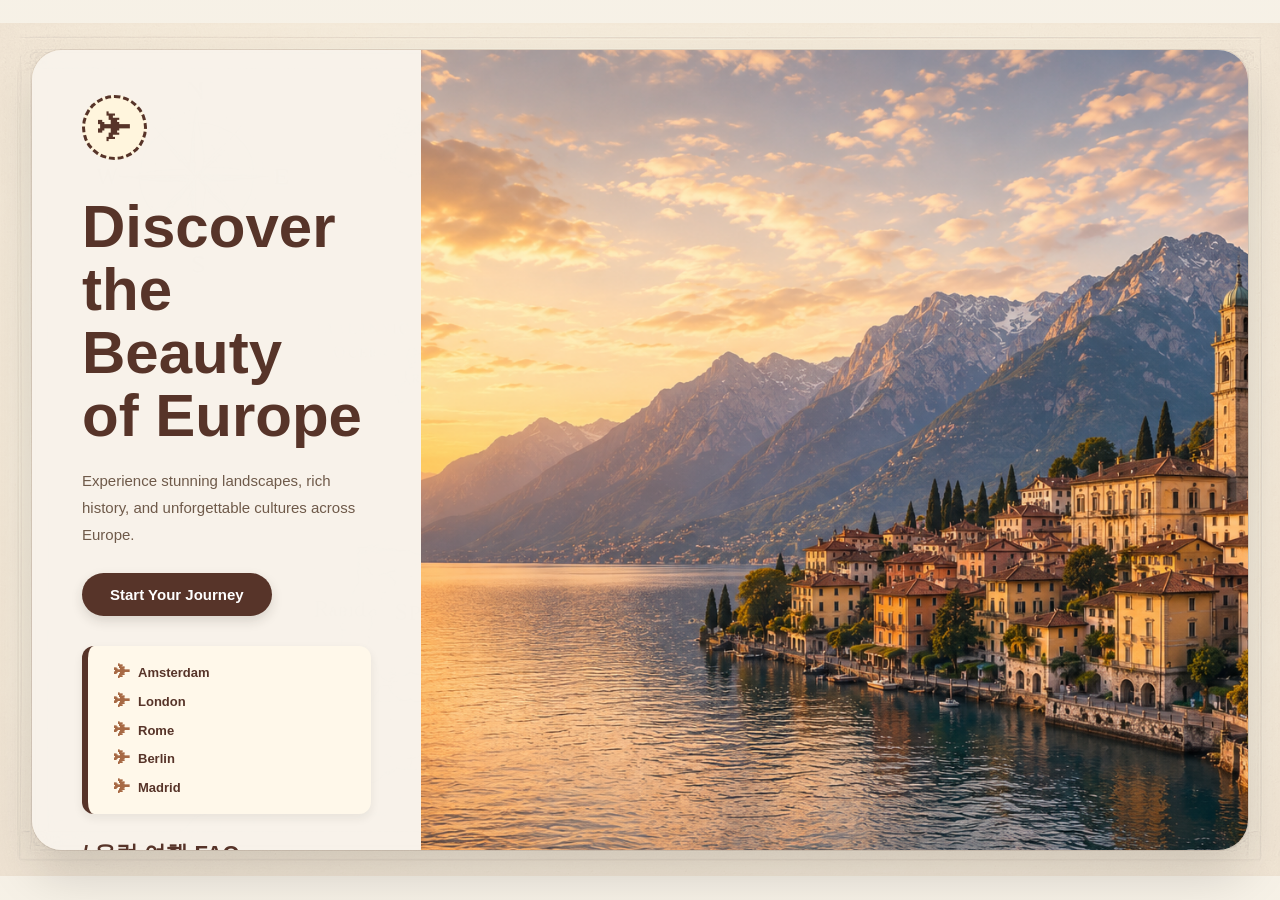
<file: index.html>
<!DOCTYPE html>
<html lang="ko">

<head>
    <meta charset="UTF-8">
    <meta name="viewport" content="width=device-width, initial-scale=1.0">
    <title>Europe Travel</title>
    <link rel="stylesheet" href="landing.css">
</head>

<body>

    <main class="landing-page">
        <section class="left-panel">

            <div class="logo">
                ✈
            </div>

            <div class="hero-content">

                <h1 class="hero-title">
                    Discover<br>
                    the Beauty<br>
                    of Europe
                </h1>

                <p class="hero-desc">
                    Experience stunning landscapes,
                    rich history, and unforgettable
                    cultures across Europe.
                </p>

                <a href="../html/main.html" class="start-btn">
                    Start Your Journey
                </a>

            </div>
            <div class="travel-route">
                <span>✈</span>Amsterdam<br>
                <span>✈</span>London<br>
                <span>✈</span>Rome<br>
                <span>✈</span>Berlin<br>
                <span>✈</span>Madrid
            </div>

            <p class="menu-item"><a href="../html/faq.html">/ 유럽 여행 FAQ</a></p>

        </section>

        <section class="right-panel">
            <img src="image/spain.image/europe.png" alt="Europe Travel">
        </section>

    </main>

</body>

</html>
</file>
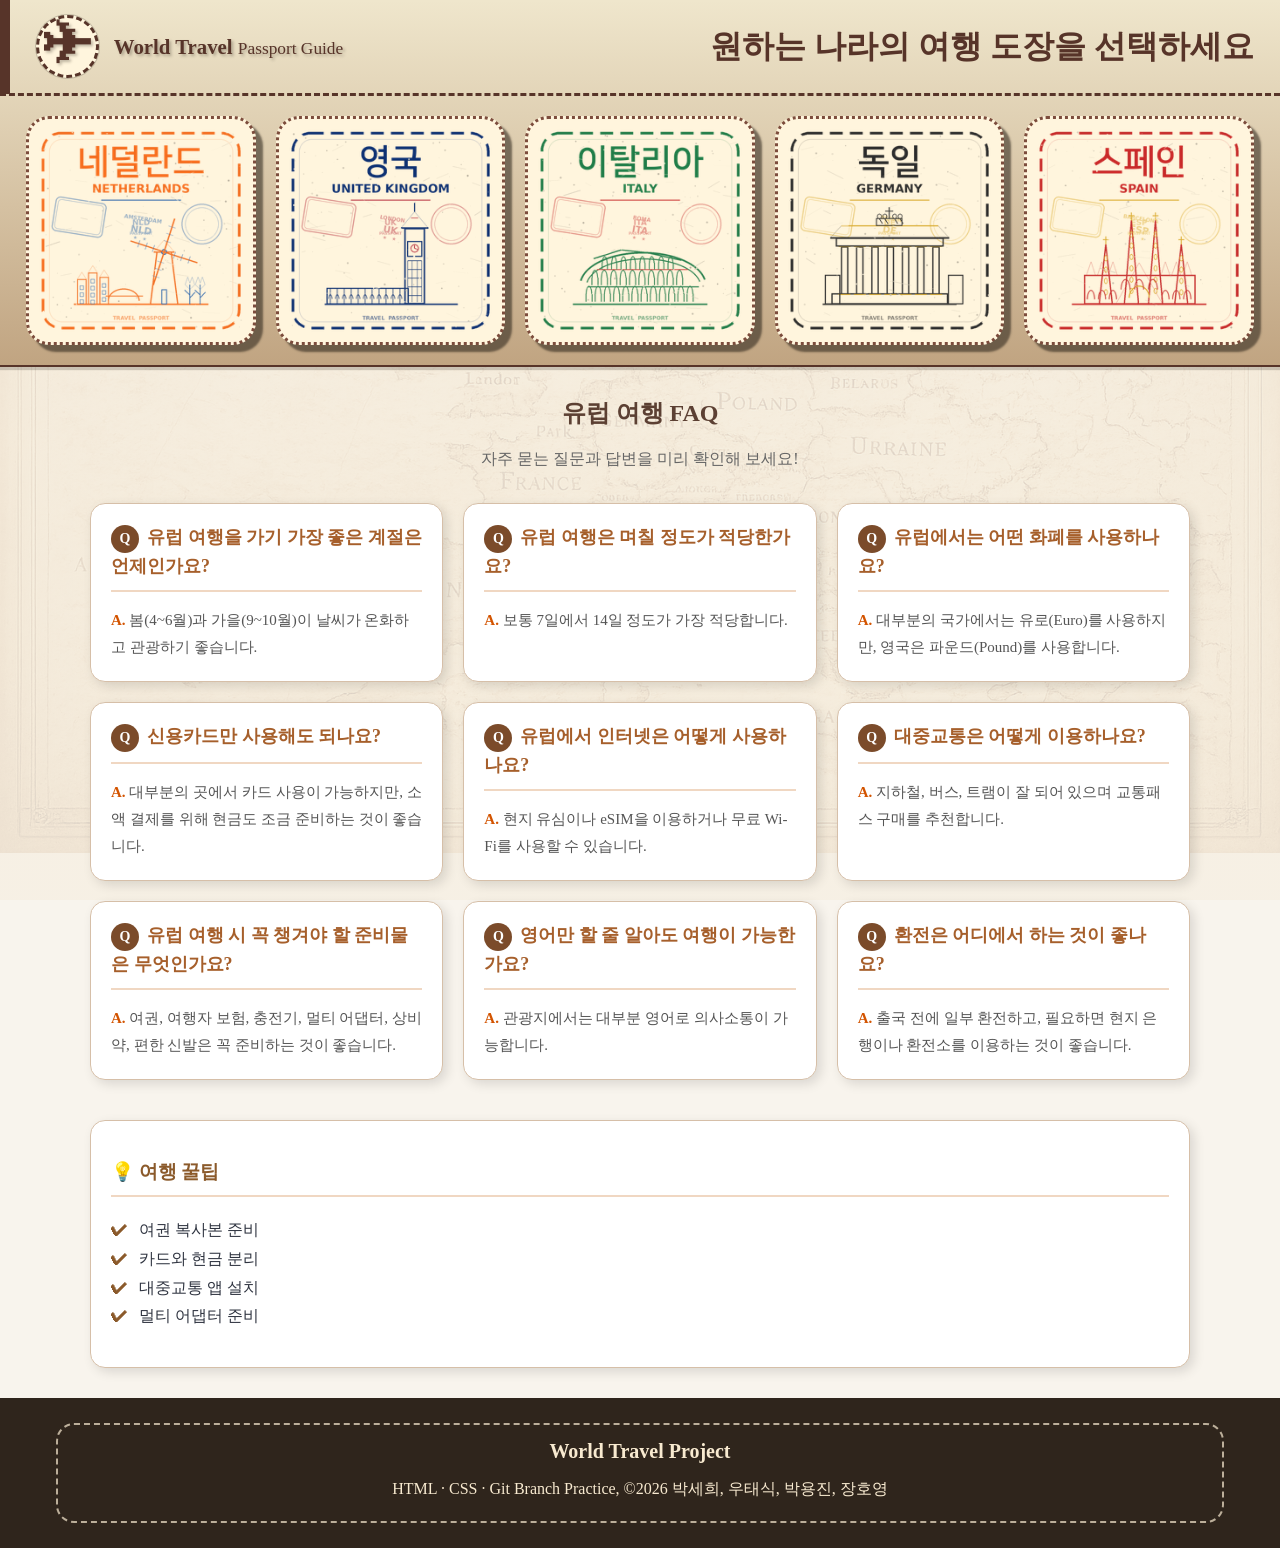
<file: html/faq.html>
<!DOCTYPE html>
<html lang="ko">
<head>
   <meta charset="UTF-8">
   <meta name="viewport" content="width=device-width, initial-scale=1.0">
   <title>자주묻는 질문</title>
   <link rel="stylesheet" href="../css/faq.css">
   <link rel="stylesheet" href="../css/common.css">
</head>
<body>
   <header class="travel-header">
        <div class="travel-header-top">
            <a class="travel-logo" href="./main.html">
                <span>
                    <strong>World Travel</strong>
                    <small>Passport Guide</small>
                </span>
            </a>

            <p class="travel-header-text">
                원하는 나라의 여행 도장을 선택하세요
            </p>
        </div>

        <nav class="passport-menu" aria-label="국가별 여행 메뉴">
            <a class="menuicons" href="../html/netherlands.html">
                <img src="../image/icons/netherlands.png"></a>

            <a class="menuicons" href="../html/uk.html">
                <img src="../image/icons/uk.png"></a>

            <a class="menuicons" href="../html/italy.html">
                <img src="../image/icons/italy.png"></a>

            <a class="menuicons" href="../html/germany.html">
                <img src="../image/icons/germany.png"></a>

            <a class="menuicons" href="../html/spain.html">
                <img src="../image/icons/spain.png"></a>
        </nav>
    </header>

   <main class="faq-intro">
      <section class="info">
         <h2>유럽 여행 FAQ</h2>
         <p>
            자주 묻는 질문과 답변을 미리 확인해 보세요!
         </p>
      </section>

      <section class="faq-collection">
         <article class="faq-item">
            <h3>유럽 여행을 가기 가장 좋은 계절은 언제인가요?</h3>

            <p><strong>A.</strong> 봄(4~6월)과 가을(9~10월)이 날씨가 온화하고 관광하기 좋습니다.</p>
         </article>

         <article class="faq-item">
            <h3>유럽 여행은 며칠 정도가 적당한가요?</h3>

            <p><strong>A.</strong> 보통 7일에서 14일 정도가 가장 적당합니다.</p>
         </article>

         <article class="faq-item">
            <h3>유럽에서는 어떤 화폐를 사용하나요?</h3>

            <p><strong>A.</strong> 대부분의 국가에서는 유로(Euro)를 사용하지만, 영국은 파운드(Pound)를 사용합니다.</p>
         </article>

         <article class="faq-item">
            <h3>신용카드만 사용해도 되나요?</h3>

            <p><strong>A.</strong> 대부분의 곳에서 카드 사용이 가능하지만, 소액 결제를 위해 현금도 조금 준비하는 것이 좋습니다.</p>
         </article>

         <article class="faq-item">
            <h3>유럽에서 인터넷은 어떻게 사용하나요?</h3>

            <p><strong>A.</strong> 현지 유심이나 eSIM을 이용하거나 무료 Wi-Fi를 사용할 수 있습니다.</p>
         </article>

         <article class="faq-item">
            <h3>대중교통은 어떻게 이용하나요?</h3>

            <p><strong>A.</strong> 지하철, 버스, 트램이 잘 되어 있으며 교통패스 구매를 추천합니다.</p>
         </article>

         <article class="faq-item">
            <h3>유럽 여행 시 꼭 챙겨야 할 준비물은 무엇인가요?</h3>

            <p><strong>A.</strong> 여권, 여행자 보험, 충전기, 멀티 어댑터, 상비약, 편한 신발은 꼭 준비하는 것이 좋습니다.</p>
         </article>

         <article class="faq-item">
            <h3>영어만 할 줄 알아도 여행이 가능한가요?</h3>
 
            <p><strong>A.</strong> 관광지에서는 대부분 영어로 의사소통이 가능합니다.</p>
         </article>

         <article class="faq-item">
            <h3>환전은 어디에서 하는 것이 좋나요?</h3>

            <p><strong>A.</strong> 출국 전에 일부 환전하고, 필요하면 현지 은행이나 환전소를 이용하는 것이 좋습니다.</p>
         </article>
      </section>

      <div class="travel-tip">
         <h3>💡 여행 꿀팁</h3>
         <ul>
            <li>여권 복사본 준비</li>
            <li>카드와 현금 분리</li>
            <li>대중교통 앱 설치</li>
            <li>멀티 어댑터 준비</li>
         </ul>
      </div>
   </main>

   <footer class="travel-footer">
    <div class="footer-ticket">
        <p class="footer-title">World Travel Project</p>
        <p>HTML · CSS · Git Branch Practice, &copy;2026 박세희, 우태식, 박용진, 장호영</p>
    </div>
</footer>
</body>
</html>
</file>
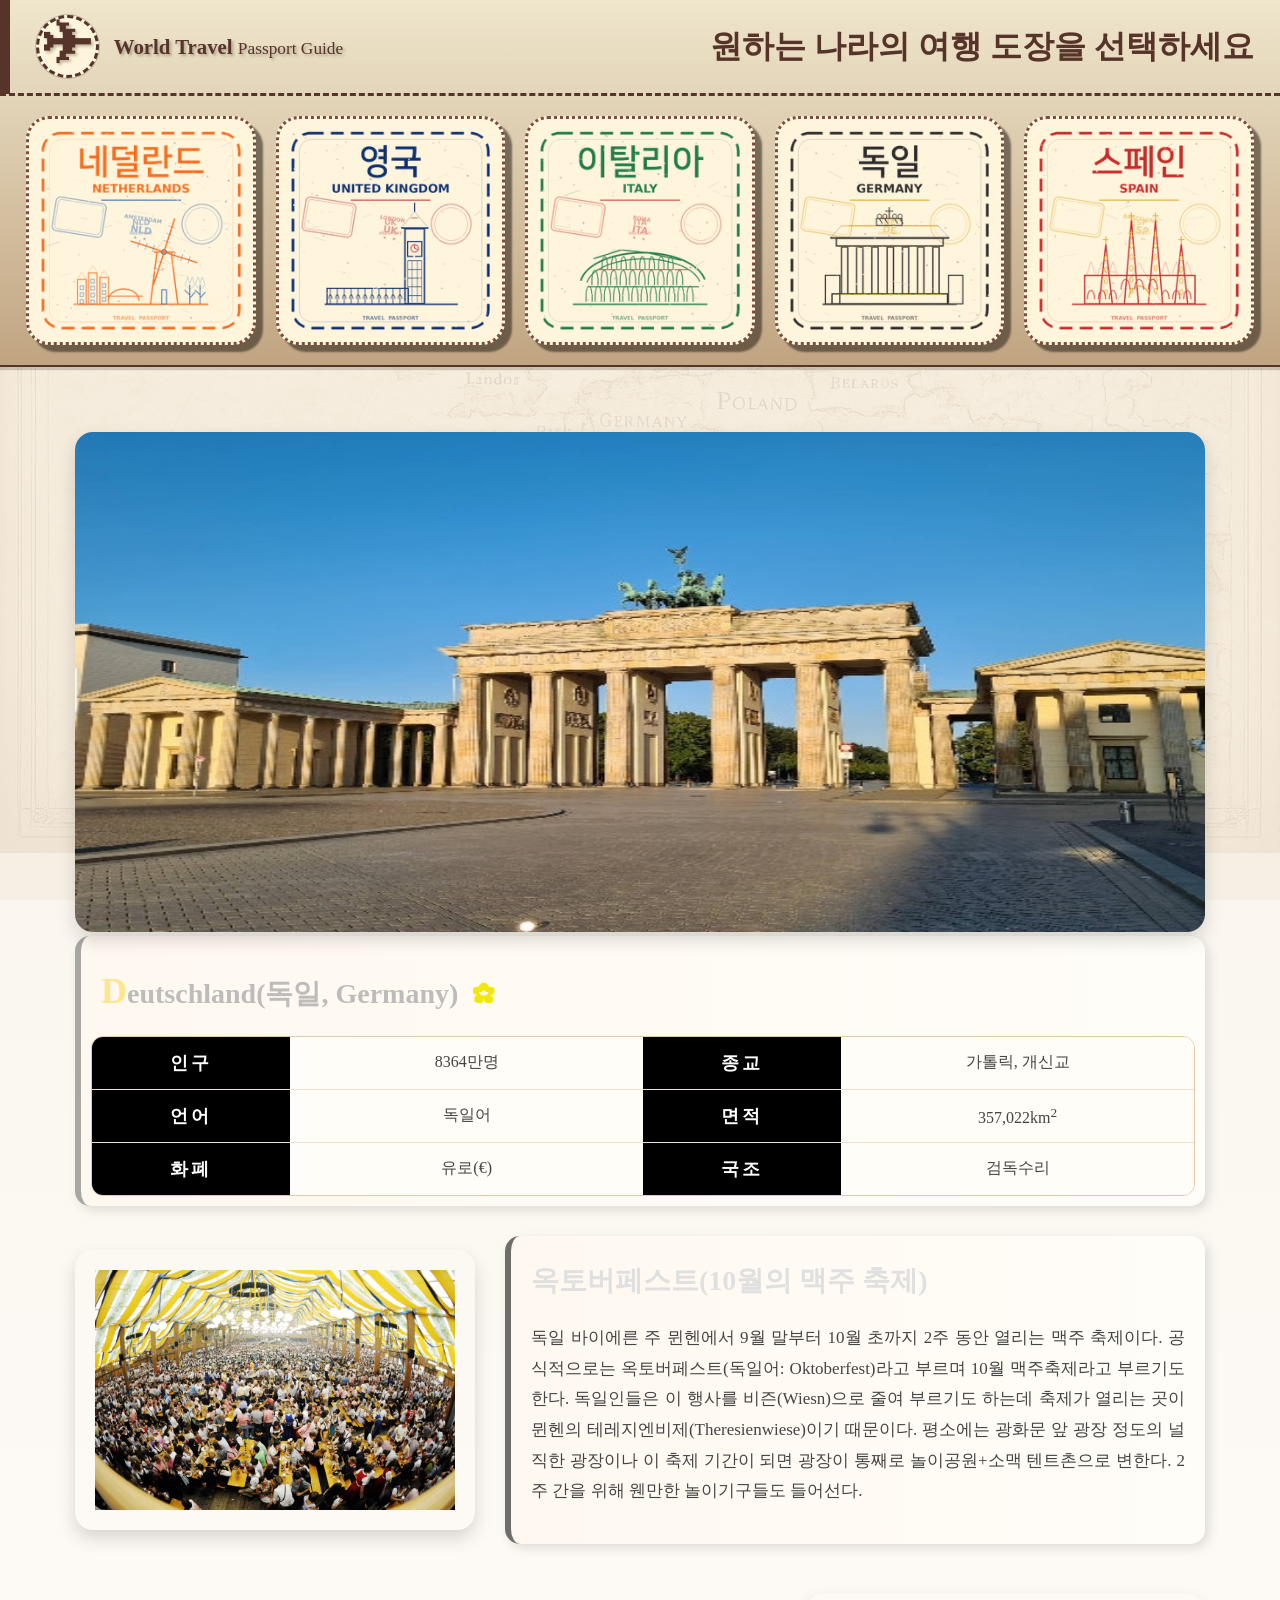
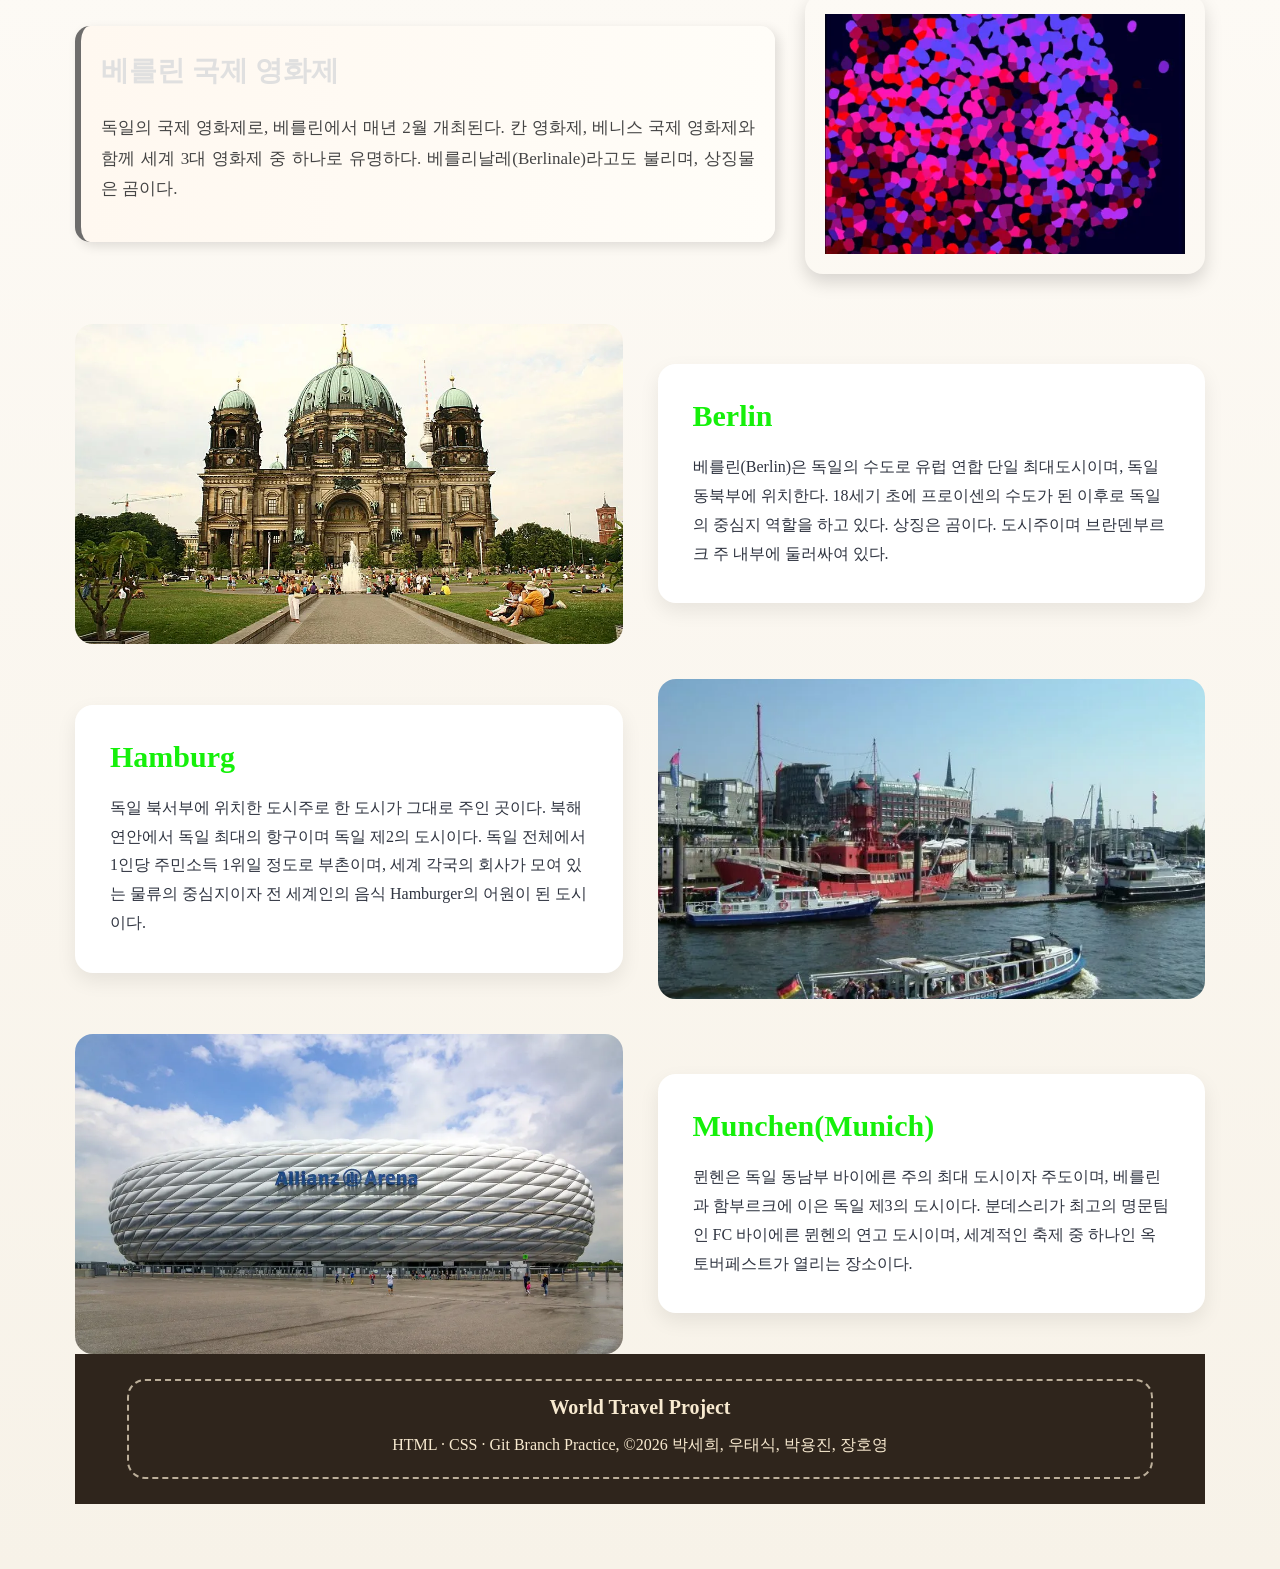
<file: html/germany.html>
<!DOCTYPE html>
<html lang="ko">
<head>
   <meta charset="UTF-8">
   <meta name="viewport" content="width=device-width, initial-scale=1.0">
   <title>독일 소개</title>
   <link rel="stylesheet" href="../css/germany.css">
   <link rel="stylesheet" href="../css/common.css">
</head>
<body>
   <header class="travel-header">
        <div class="travel-header-top">
            <a class="travel-logo" href="./main.html">
                <span>
                    <strong>World Travel</strong>
                    <small>Passport Guide</small>
                </span>
            </a>

            <p class="travel-header-text">
                원하는 나라의 여행 도장을 선택하세요
            </p>
        </div>

        <nav class="passport-menu" aria-label="국가별 여행 메뉴">
            <a class="menuicons" href="../html/netherlands.html">
                <img src="../image/icons/netherlands.png"></a>

            <a class="menuicons" href="../html/uk.html">
                <img src="../image/icons/uk.png"></a>

            <a class="menuicons" href="../html/italy.html">
                <img src="../image/icons/italy.png"></a>

            <a class="menuicons" href="../html/germany.html">
                <img src="../image/icons/germany.png"></a>

            <a class="menuicons" href="../html/spain.html">
                <img src="../image/icons/spain.png"></a>
        </nav>
    </header>

   <main class="germany-main">

   <!-- 독일 소개 -->
   <section class="country-intro">
      <img src="../image/germany.image/브란덴부르크 문.png" alt="독일 브란덴부르크 문 사진">

      <div class="intro-text">
         <h2>Deutschland(독일, Germany)</h2>
         <table>
            <tr>
               <th>인구</th>
               <td>8364만명</td>
               <th>종교</th>
               <td>가톨릭, 개신교</td>
            </tr>
            <tr>
               <th>언어</th>
               <td>독일어</td>
               <th>면적</th>
               <td>357,022km<sup>2</sup></td>
            </tr>
            <tr>
               <th>화폐</th>
               <td>유로(€)</td>
               <th>국조</th>
               <td>검독수리</td>
            </tr>
         </table>
      </div>
   </section>

   <!-- 옥토버페스트 -->
   <section class="event-top">
      <img src="../image/germany.image/옥토버페스트.png" alt="옥토버페스트">

      <div class="event-desc">
         <h2>옥토버페스트(10월의 맥주 축제)</h2>
         <p>
           독일 바이에른 주 뮌헨에서 9월 말부터 10월 초까지 2주 동안 열리는 맥주 축제이다. 
           공식적으로는 옥토버페스트(독일어: Oktoberfest)라고 부르며 10월 맥주축제라고 부르기도 한다. 
           독일인들은 이 행사를 비즌(Wiesn)으로 줄여 부르기도 하는데 축제가 열리는 곳이 
           뮌헨의 테레지엔비제(Theresienwiese)이기 때문이다. 평소에는 광화문 앞 광장 정도의 널직한 광장이나 
           이 축제 기간이 되면 광장이 통째로 놀이공원+소맥 텐트촌으로 변한다. 2주 간을 위해 웬만한 놀이기구들도 들어선다.
         </p>
      </div>
   </section>

   <!-- 베를린 국제 영화제 -->
   <section class="event-bottom">
      <div class="event-desc">
         <h2>베를린 국제 영화제</h2>
         <p>
            독일의 국제 영화제로, 베를린에서 매년 2월 개최된다.
            칸 영화제, 베니스 국제 영화제와 함께 세계 3대 영화제 중 하나로 유명하다.
            베를리날레(Berlinale)라고도 불리며, 상징물은 곰이다.
         </p>
      </div>
      <img src="../image/germany.image/베를린 국제 영화제.png" alt="베를린 국제 영화제 사진">
   </section>

    <section class="city-grid">
        <div class="city-img">
            <img src="../image/germany.image/베를린대성당.png" alt="베를린">
        </div>

        <div class="city-info">
            <h3>Berlin</h3>
            <p>
                베를린(Berlin)은 독일의 수도로 유럽 연합 단일 최대도시이며, 
                독일 동북부에 위치한다. 18세기 초에 프로이센의 수도가 된 이후로 
                독일의 중심지 역할을 하고 있다. 상징은 곰이다. 도시주이며
                브란덴부르크 주 내부에 둘러싸여 있다.
            </p>
        </div>

        <div class="city-info">
            <h3>Hamburg</h3>
            <p>
              독일 북서부에 위치한 도시주로 한 도시가 그대로 주인 곳이다. 
              북해 연안에서 독일 최대의 항구이며 독일 제2의 도시이다. 독일 전체에서
              1인당 주민소득 1위일 정도로 부촌이며, 세계 각국의 회사가 모여 있는 
              물류의 중심지이자 전 세계인의 음식 Hamburger의 어원이 된 도시이다.
            </p>
        </div>

        <div class="city-img">
            <img src="../image/germany.image/함부르크항구.png" alt="함부르크">
        </div>

        <div class="city-img">
            <img src="../image/germany.image/뮌헨 알리안츠아레나.png" alt="뮌헨">
        </div>

        <div class="city-info">
            <h3>Munchen(Munich)</h3>
            <p>
                뮌헨은 독일 동남부 바이에른 주의 최대 도시이자 주도이며,
                베를린과 함부르크에 이은 독일 제3의 도시이다.
                분데스리가 최고의 명문팀인 FC 바이에른 뮌헨의 연고 도시이며,
                세계적인 축제 중 하나인 옥토버페스트가 열리는 장소이다.
            </p>
        </div>
    </section>

   <footer class="travel-footer">
    <div class="footer-ticket">
        <p class="footer-title">World Travel Project</p>
        <p>HTML · CSS · Git Branch Practice, &copy;2026 박세희, 우태식, 박용진, 장호영</p>
    </div>

</main>    
</body>
</html>
</footer>
</body>
</html>
</file>
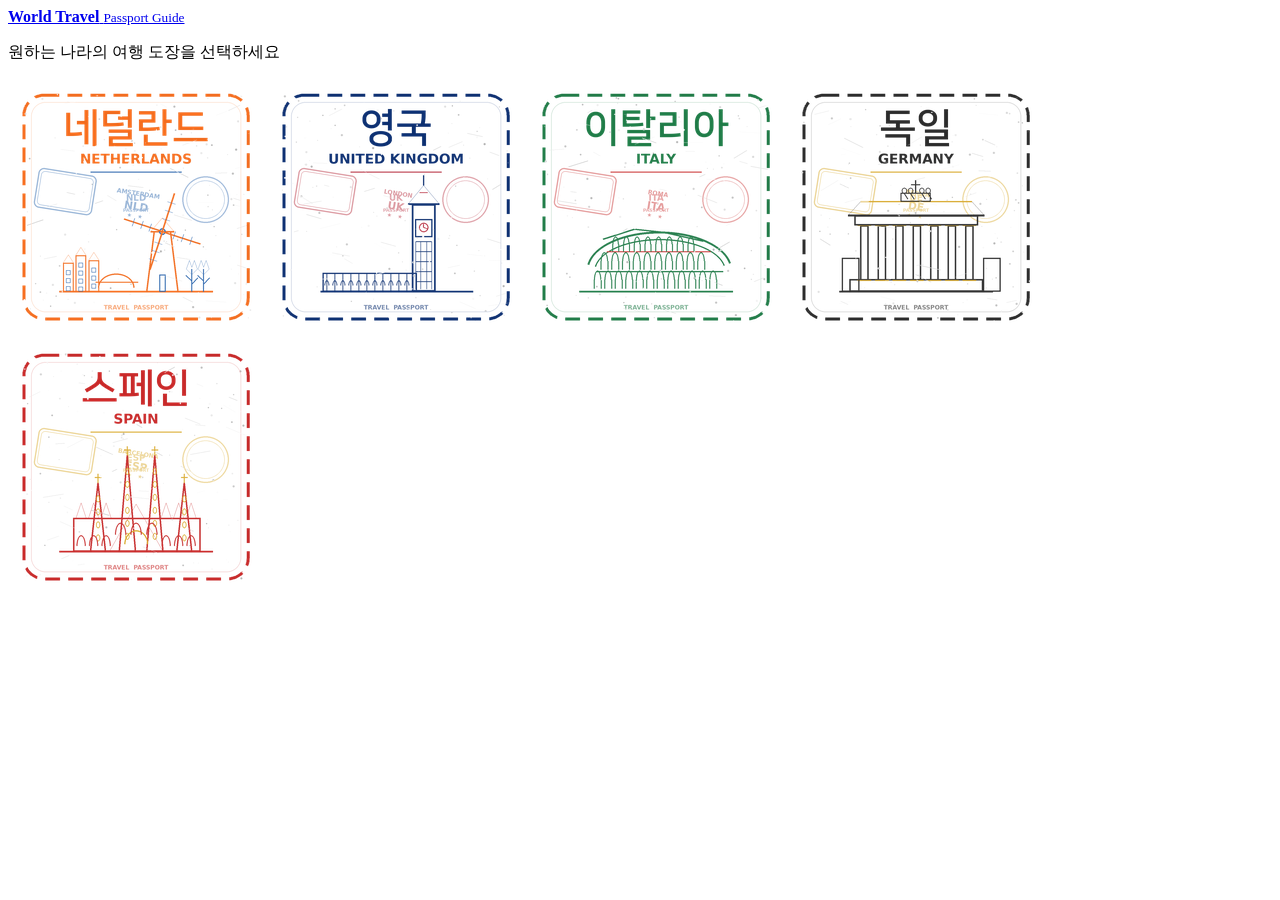
<file: html/header.html>
<!-- 공통 header 시작, <body>아래에 바로 붙여넣어주세요 -->
<!-- <link rel="stylesheet" href="../css/common.css"> 를 본인 스타일시트 코드 아래에 꼭! 붙여주세요-->
<header class="travel-header">
        <div class="travel-header-top">
            <a class="travel-logo" href="../main.html">
                <span>
                    <strong>World Travel</strong>
                    <small>Passport Guide</small>
                </span>
            </a>

            <p class="travel-header-text">
                원하는 나라의 여행 도장을 선택하세요
            </p>
        </div>

        <nav class="passport-menu" aria-label="국가별 여행 메뉴">
            <a class="menuicons" href="../html/netherlands.html">
                <img src="../image/icons/netherlands.png"></a>

            <a class="menuicons" href="../html/uk.html">
                <img src="../image/icons/uk.png"></a>

            <a class="menuicons" href="../html/italy.html">
                <img src="../image/icons/italy.png"></a>

            <a class="menuicons" href="../html/germany.html">
                <img src="../image/icons/germany.png"></a>

            <a class="menuicons" href="../html/spain.html">
                <img src="../image/icons/spain.png"></a>
        </nav>
    </header>
<!-- 공통 header 끝 -->
</file>
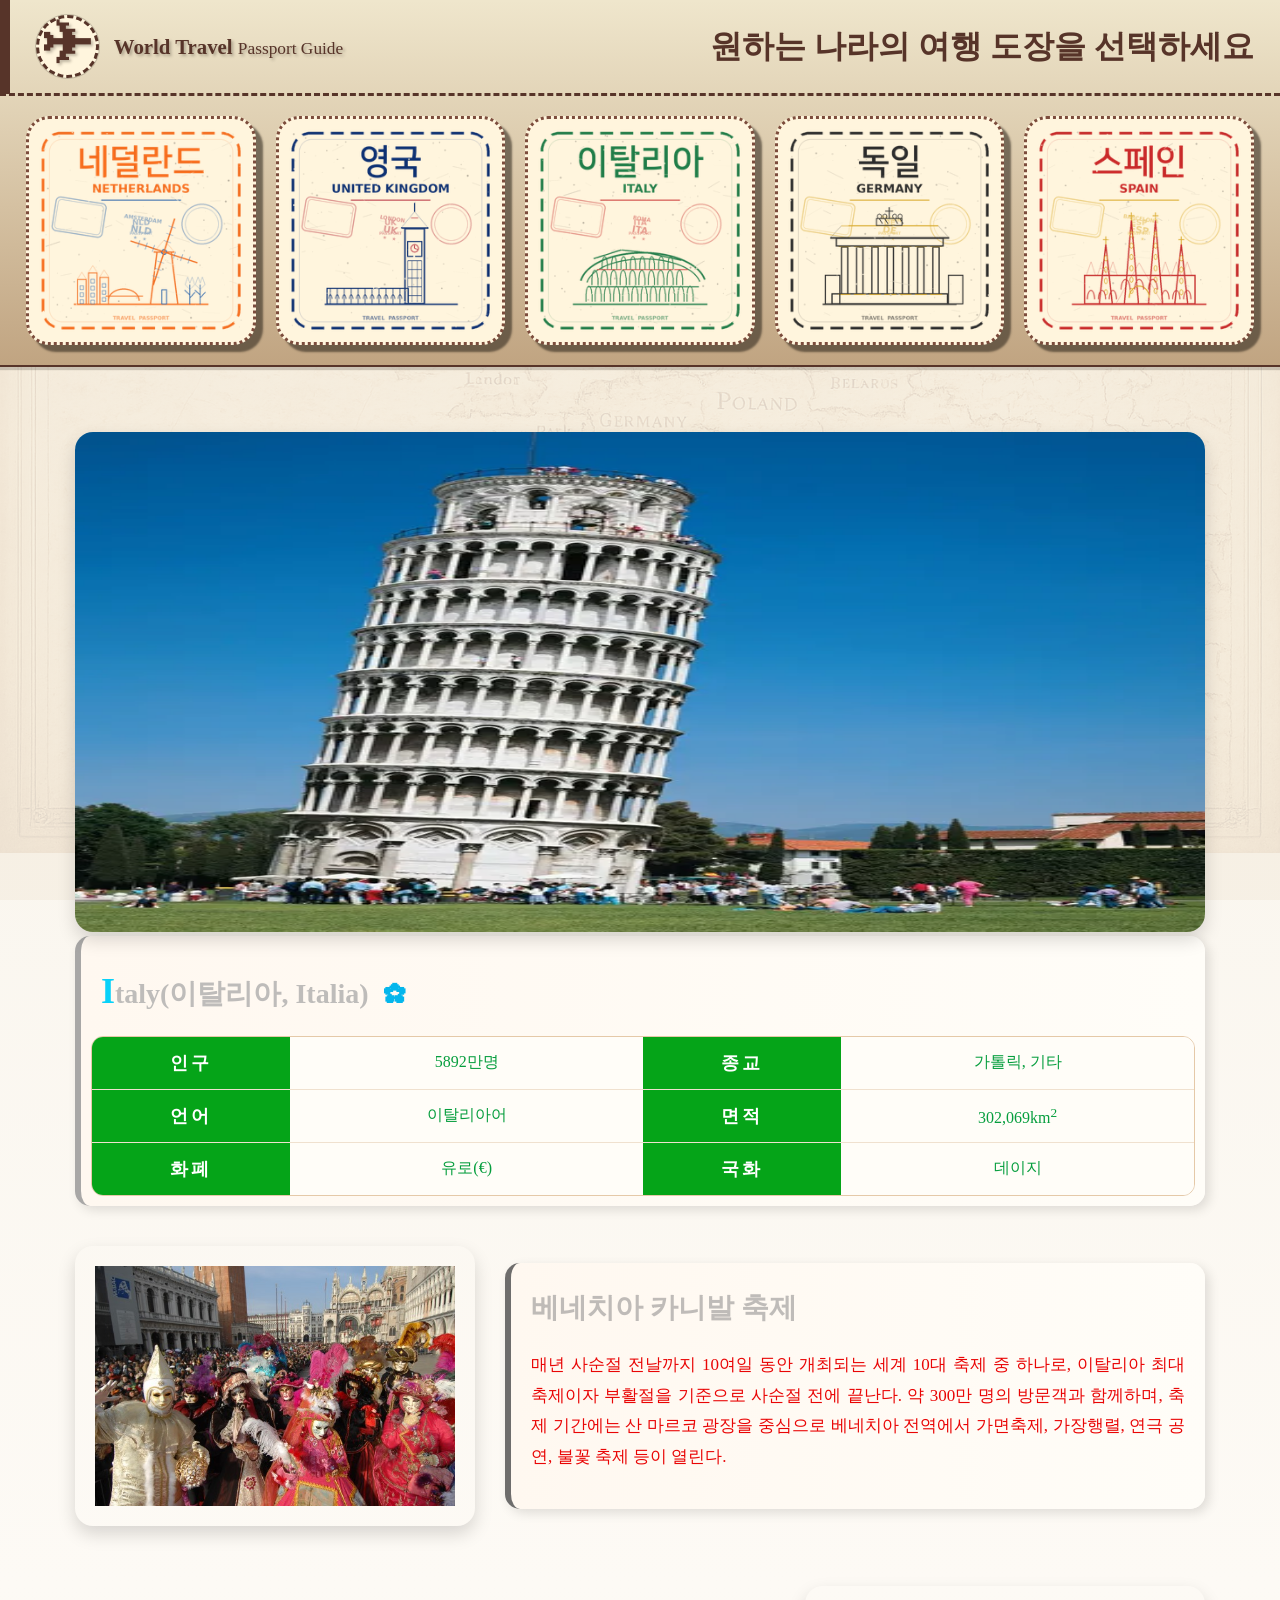
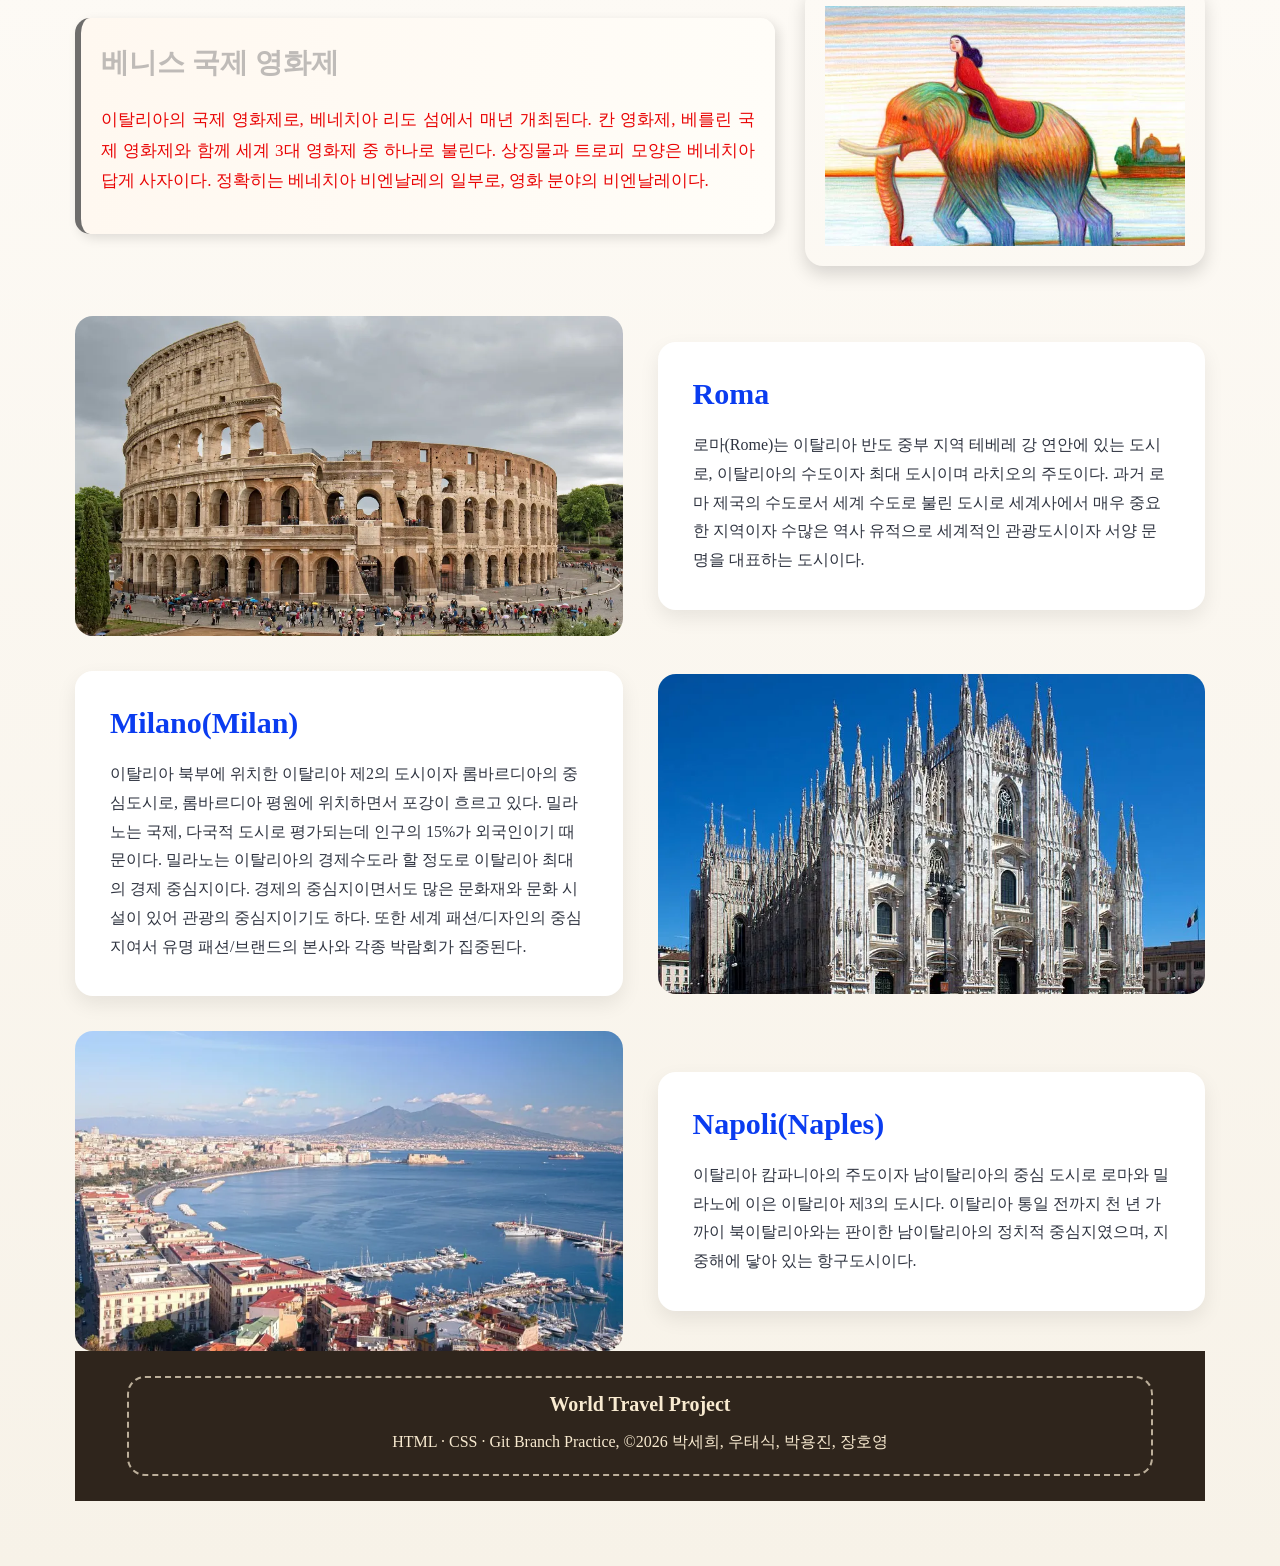
<file: html/italy.html>
<!DOCTYPE html>
<html lang="ko">
<head>
   <meta charset="UTF-8">
   <meta name="viewport" content="width=device-width, initial-scale=1.0">
   <title>이탈리아 소개</title>
   <link rel="stylesheet" href="../css/italy.css">
   <link rel="stylesheet" href="../css/common.css">
</head>
<body>
   <header class="travel-header">
        <div class="travel-header-top">
            <a class="travel-logo" href="./main.html">
                <span>
                    <strong>World Travel</strong>
                    <small>Passport Guide</small>
                </span>
            </a>

            <p class="travel-header-text">
                원하는 나라의 여행 도장을 선택하세요
            </p>
        </div>

        <nav class="passport-menu" aria-label="국가별 여행 메뉴">
            <a class="menuicons" href="../html/netherlands.html">
                <img src="../image/icons/netherlands.png"></a>

            <a class="menuicons" href="../html/uk.html">
                <img src="../image/icons/uk.png"></a>

            <a class="menuicons" href="../html/italy.html">
                <img src="../image/icons/italy.png"></a>

            <a class="menuicons" href="../html/germany.html">
                <img src="../image/icons/germany.png"></a>

            <a class="menuicons" href="../html/spain.html">
                <img src="../image/icons/spain.png"></a>
        </nav>
    </header>

   <main class="italy-main">

   <!-- 이탈리아 소개 -->
   <section class="country-intro">
      <img src="../image/italy.image/피사의사탑.png" alt="이탈리아 피사의 사탑 사진">

      <div class="intro-text">
         <h2>Italy(이탈리아, Italia)</h2>
         <table>
            <tr>
               <th>인구</th>
               <td>5892만명</td>
               <th>종교</th>
               <td>가톨릭, 기타</td>
            </tr>
            <tr>
               <th>언어</th>
               <td>이탈리아어</td>
               <th>면적</th>
               <td>302,069km<sup>2</sup></td>
            </tr>
            <tr>
               <th>화폐</th>
               <td>유로(€)</td>
               <th>국화</th>
               <td>데이지</td>
            </tr>
         </table>
      </div>
   </section>

   <!-- 베네치아 카니발 축제 -->
   <section class="event-top">
      <img src="../image/italy.image/베네치아카니발.png" alt="베네치아 카니발 축제">

      <div class="event-desc">
         <h2>베네치아 카니발 축제</h2>
         <p>
           매년 사순절 전날까지 10여일 동안 개최되는 세계 10대 축제 중 하나로,
           이탈리아 최대 축제이자 부활절을 기준으로 사순절 전에 끝난다.
           약 300만 명의 방문객과 함께하며, 축제 기간에는 산 마르코 광장을 중심으로 
           베네치아 전역에서 가면축제, 가장행렬, 연극 공연, 불꽃 축제 등이 열린다. 
         </p>
      </div>
   </section>

   <!-- 베니스 국제 영화제 -->
   <section class="event-bottom">
      <div class="event-desc">
         <h2>베니스 국제 영화제</h2>
         <p>
            이탈리아의 국제 영화제로, 베네치아 리도 섬에서 매년 개최된다. 
            칸 영화제, 베를린 국제 영화제와 함께 세계 3대 영화제 중 하나로 불린다. 
            상징물과 트로피 모양은 베네치아답게 사자이다.
            정확히는 베네치아 비엔날레의 일부로, 영화 분야의 비엔날레이다.
         </p>
      </div>
      <img src="../image/italy.image/베니스 국제 영화제.png" alt="베니스 국제 영화제 사진">
   </section>

    <section class="city-grid">
        <div class="city-img">
            <img src="../image/italy.image/콜로세움.png" alt="로마">
        </div>

        <div class="city-info">
            <h3>Roma</h3>
            <p>
                로마(Rome)는 이탈리아 반도 중부 지역 테베레 강 연안에 있는 도시로,
                이탈리아의 수도이자 최대 도시이며 라치오의 주도이다. 과거 로마 제국의 수도로서
                세계 수도로 불린 도시로 세계사에서 매우 중요한 지역이자 수많은 역사 유적으로
                세계적인 관광도시이자 서양 문명을 대표하는 도시이다.
            </p>
        </div>

        <div class="city-info">
            <h3>Milano(Milan)</h3>
            <p>
             이탈리아 북부에 위치한 이탈리아 제2의 도시이자 롬바르디아의 중심도시로, 
             롬바르디아 평원에 위치하면서 포강이 흐르고 있다. 
             밀라노는 국제, 다국적 도시로 평가되는데 인구의 15%가 외국인이기 때문이다.
             밀라노는 이탈리아의 경제수도라 할 정도로 이탈리아 최대의 경제 중심지이다. 
             경제의 중심지이면서도 많은 문화재와 문화 시설이 있어 관광의 중심지이기도 하다. 
             또한 세계 패션/디자인의 중심지여서 유명 패션/브랜드의 본사와 각종 박람회가 집중된다.
            </p>
        </div>

        <div class="city-img">
            <img src="../image/italy.image/밀라노성당.png" alt="밀라노">
        </div>

        <div class="city-img">
            <img src="../image/italy.image/나폴리전경.png" alt="나폴리">
        </div>

        <div class="city-info">
            <h3>Napoli(Naples)</h3>
            <p>
                이탈리아 캄파니아의 주도이자 남이탈리아의 중심 도시로 
                로마와 밀라노에 이은 이탈리아 제3의 도시다.
                이탈리아 통일 전까지 천 년 가까이 북이탈리아와는 판이한
                남이탈리아의 정치적 중심지였으며, 지중해에 닿아 있는 항구도시이다.
            </p>
        </div>
    </section>

   <footer class="travel-footer">
    <div class="footer-ticket">
        <p class="footer-title">World Travel Project</p>
        <p>HTML · CSS · Git Branch Practice, &copy;2026 박세희, 우태식, 박용진, 장호영</p>
    </div>

</main>    
</body>
</html>
</footer>
</body>
</html>
</file>
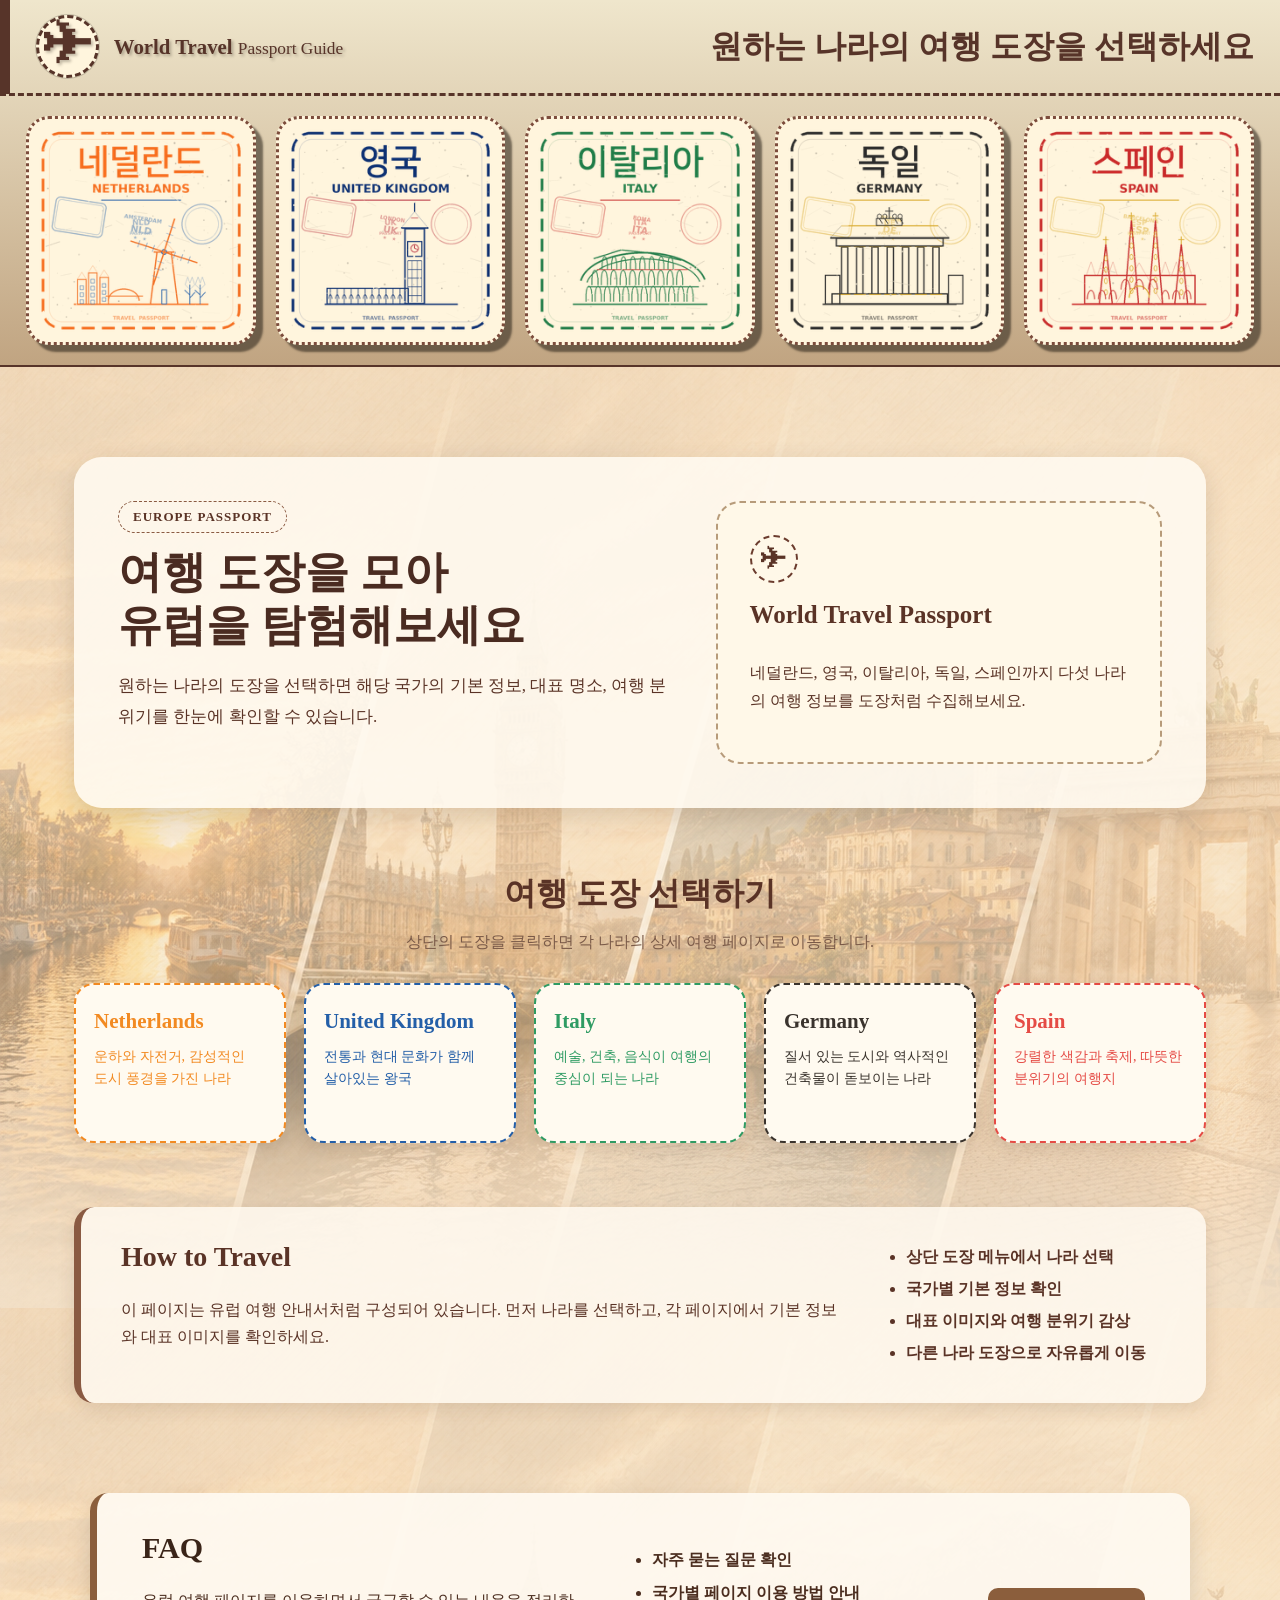
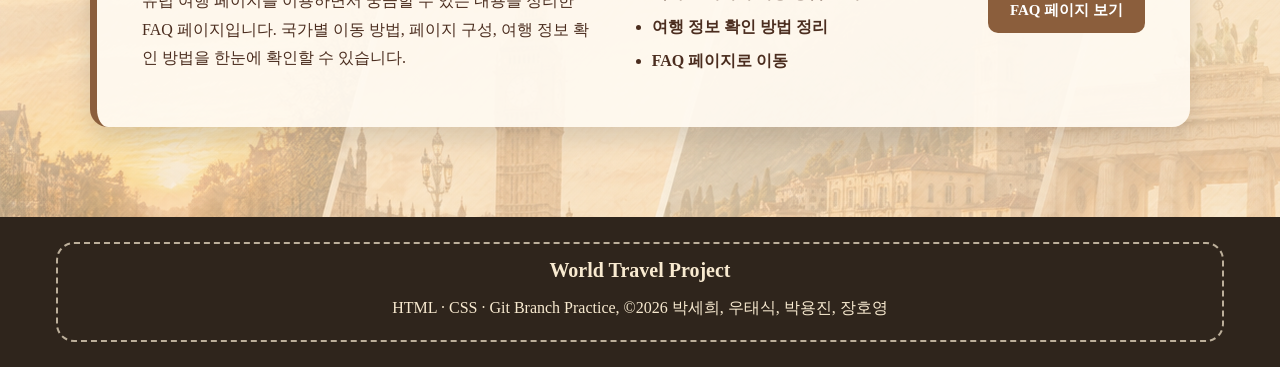
<file: html/main.html>
<!DOCTYPE html>
<html lang="ko">

<head>
    <meta charset="UTF-8">
    <meta name="viewport" content="width=device-width, initial-scale=1.0">
    <title>Europe Travel</title>
    <link rel="stylesheet" href="../css/main.css">
    <link rel="stylesheet" href="../css/common.css">
</head>

<body>
    <header class="travel-header">
        <div class="travel-header-top">
            <a class="travel-logo" href="../html/main.html">
                <span>
                    <strong>World Travel</strong>
                    <small>Passport Guide</small>
                </span>
            </a>

            <p class="travel-header-text">
                원하는 나라의 여행 도장을 선택하세요
            </p>
        </div>

        <nav class="passport-menu" aria-label="국가별 여행 메뉴">
            <a class="menuicons" href="../html/netherlands.html">
                <img src="../image/icons/netherlands.png"></a>

            <a class="menuicons" href="../html/uk.html">
                <img src="../image/icons/uk.png"></a>

            <a class="menuicons" href="../html/italy.html">
                <img src="../image/icons/italy.png"></a>

            <a class="menuicons" href="../html/germany.html">
                <img src="../image/icons/germany.png"></a>

            <a class="menuicons" href="../html/spain.html">
                <img src="../image/icons/spain.png"></a>
        </nav>
    </header>
    <main class="travel-setup">
        <div class="travel-main">

            <section class="main-intro">
                <div class="intro-text">
                    <span class="intro-label">EUROPE PASSPORT</span>
                    <h1>여행 도장을 모아<br>유럽을 탐험해보세요</h1>
                    <p>
                        원하는 나라의 도장을 선택하면 해당 국가의 기본 정보,
                        대표 명소, 여행 분위기를 한눈에 확인할 수 있습니다.
                    </p>
                </div>

                <div class="intro-card">
                    <p class="passport-mark">✈</p>
                    <h2>World Travel Passport</h2>
                    <p>
                        네덜란드, 영국, 이탈리아, 독일, 스페인까지
                        다섯 나라의 여행 정보를 도장처럼 수집해보세요.
                    </p>
                </div>
            </section>


            <section class="stamp-guide">
                <h2>여행 도장 선택하기</h2>
                <p>
                    상단의 도장을 클릭하면 각 나라의 상세 여행 페이지로 이동합니다.
                </p>

                <div class="guide-grid">
                    <article class="guide-card orange">
                        <h3>Netherlands</h3>
                        <p>운하와 자전거, 감성적인 도시 풍경을 가진 나라</p>
                    </article>

                    <article class="guide-card blue">
                        <h3>United Kingdom</h3>
                        <p>전통과 현대 문화가 함께 살아있는 왕국</p>
                    </article>

                    <article class="guide-card green">
                        <h3>Italy</h3>
                        <p>예술, 건축, 음식이 여행의 중심이 되는 나라</p>
                    </article>

                    <article class="guide-card black">
                        <h3>Germany</h3>
                        <p>질서 있는 도시와 역사적인 건축물이 돋보이는 나라</p>
                    </article>

                    <article class="guide-card red">
                        <h3>Spain</h3>
                        <p>강렬한 색감과 축제, 따뜻한 분위기의 여행지</p>
                    </article>
                </div>
            </section>


            <section class="travel-note">
                <div>
                    <h2>How to Travel</h2>
                    <p>
                        이 페이지는 유럽 여행 안내서처럼 구성되어 있습니다.
                        먼저 나라를 선택하고, 각 페이지에서 기본 정보와 대표 이미지를 확인하세요.
                    </p>
                </div>

                <ul>
                    <li>상단 도장 메뉴에서 나라 선택</li>
                    <li>국가별 기본 정보 확인</li>
                    <li>대표 이미지와 여행 분위기 감상</li>
                    <li>다른 나라 도장으로 자유롭게 이동</li>
                </ul>
            </section>
            </div>
        <section class="travel-note faq-note">
    <div>
        <h2>FAQ</h2>
        <p>
            유럽 여행 페이지를 이용하면서 궁금할 수 있는 내용을 정리한 FAQ 페이지입니다.
            국가별 이동 방법, 페이지 구성, 여행 정보 확인 방법을 한눈에 확인할 수 있습니다.
        </p>
    </div>

    <ul>
        <li>자주 묻는 질문 확인</li>
        <li>국가별 페이지 이용 방법 안내</li>
        <li>여행 정보 확인 방법 정리</li>
        <li>FAQ 페이지로 이동</li>
    </ul>

    <a class="faq-link" href="../html/faq.html">
        FAQ 페이지 보기
    </a>
</section>
        </div>
    </main>
    <footer class="travel-footer">
        <div class="footer-ticket">
            <p class="footer-title">World Travel Project</p>
            <p>HTML · CSS · Git Branch Practice, &copy;2026 박세희, 우태식, 박용진, 장호영</p>
        </div>
    </footer>
</body>

</html>
</file>
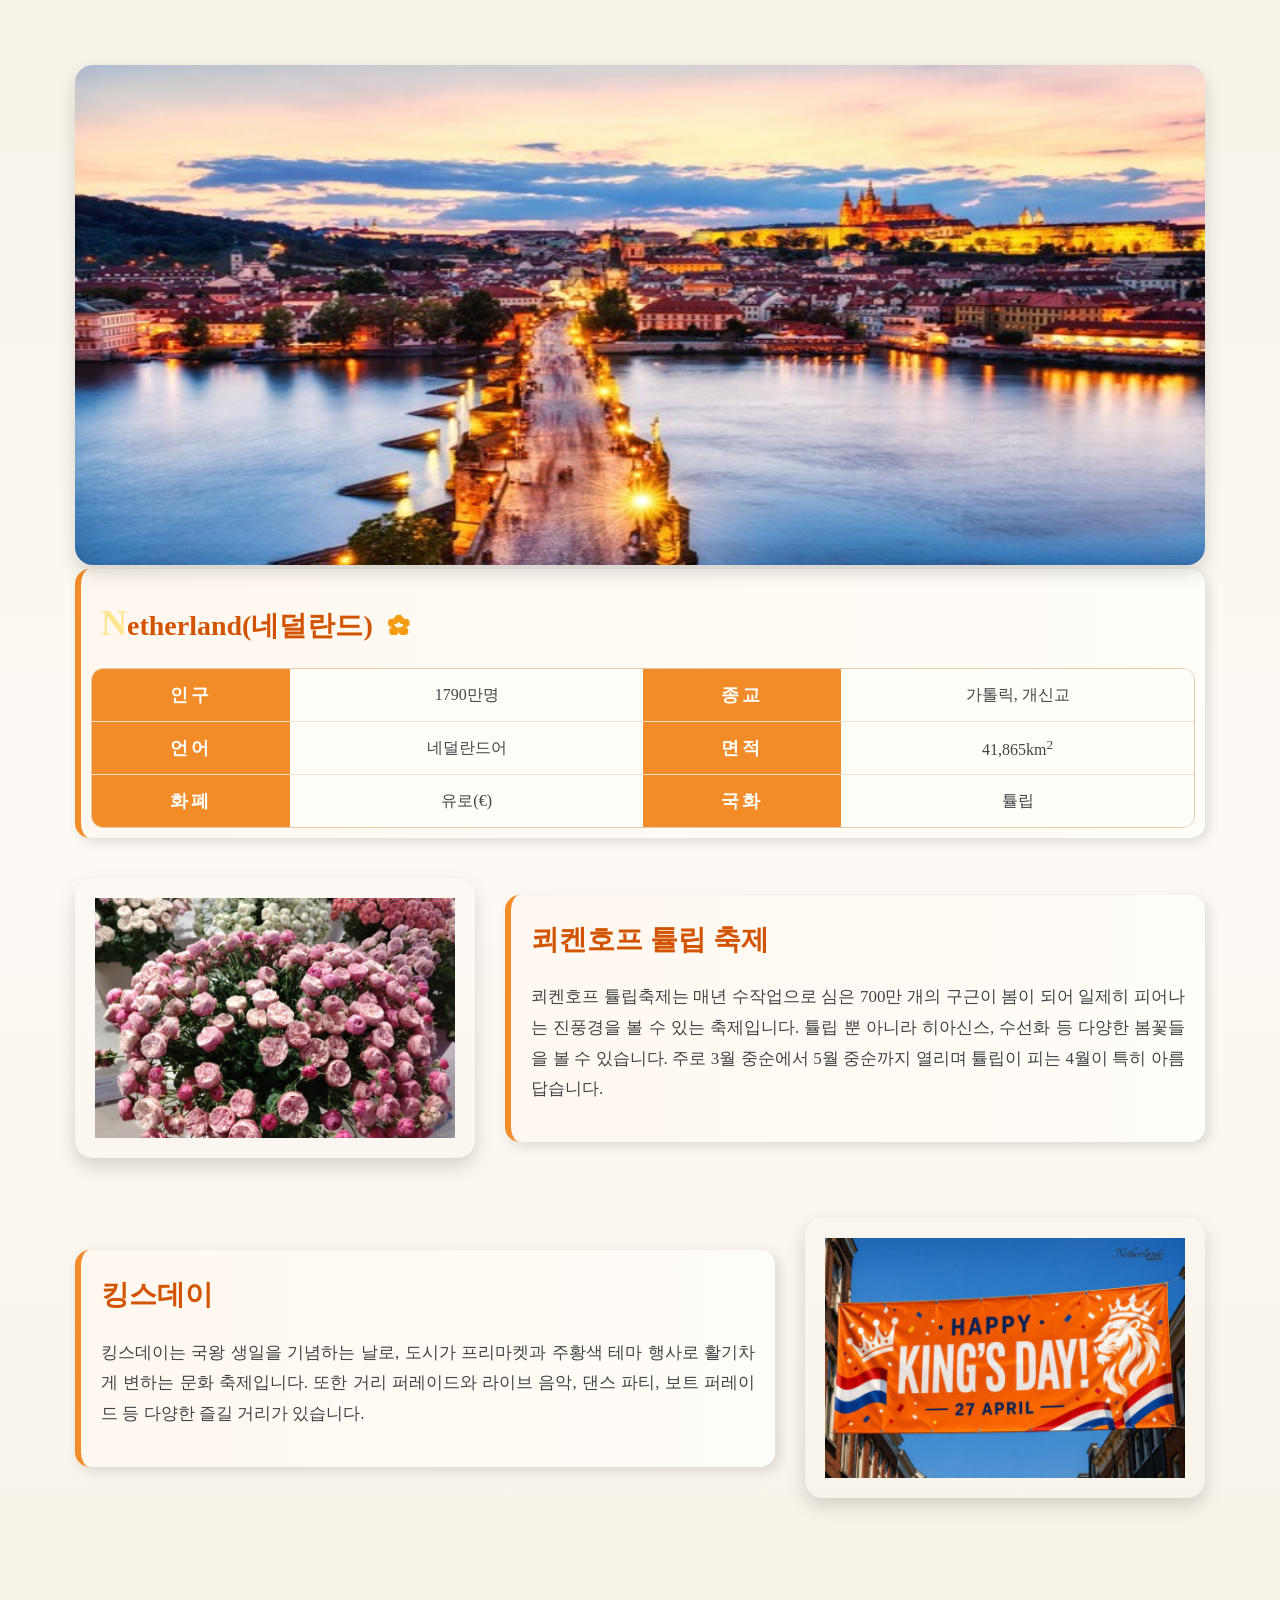
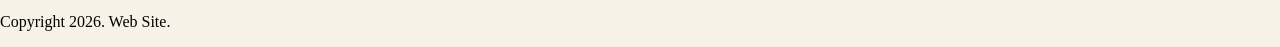
<file: html/netherland.html>
<!DOCTYPE html>
<html lang="ko">
<head>
   <meta charset="UTF-8">
   <meta name="viewport" content="width=device-width, initial-scale=1.0">
   <title>네덜란드 소개</title>
   <link rel="stylesheet" href="../css/netherland.css">
</head>
<body>
   <header>

   </header>

   <nav>
     
   </nav>

   <main class="netherland-main">

   <!-- 네덜란드 소개 -->
   <section class="country-intro">
      <img src="../image/netherland.image/ne1.jpg" alt="네덜란드 풍경사진">

      <div class="intro-text">
         <h2>Netherland(네덜란드)</h2>
         <table>
            <tr>
               <th>인구</th>
               <td>1790만명</td>
               <th>종교</th>
               <td>가톨릭, 개신교</td>
            </tr>
            <tr>
               <th>언어</th>
               <td>네덜란드어</td>
               <th>면적</th>
               <td>41,865km<sup>2</sup></td>
            </tr>
            <tr>
               <th>화폐</th>
               <td>유로(€)</td>
               <th>국화</th>
               <td>튤립</td>
            </tr>
         </table>
      </div>
   </section>

   <!-- 쾨켄호프 튤립 축제 -->
   <section class="event-top">
      <img src="../image/netherland.image/flower.jpg" alt="쾨켄호프 튤립 축제">

      <div class="event-desc">
         <h2>쾨켄호프 튤립 축제</h2>
         <p>
            쾨켄호프 튤립축제는 매년 수작업으로 심은 700만 개의 구근이
            봄이 되어 일제히 피어나는 진풍경을 볼 수 있는 축제입니다.
            튤립 뿐 아니라 히아신스, 수선화 등 다양한 봄꽃들을 볼 수 있습니다.
            주로 3월 중순에서 5월 중순까지 열리며 튤립이 피는 4월이 특히 아름답습니다.
         </p>
      </div>
   </section>

   <!-- 킹스데이 -->
   <section class="event-bottom">
      <div class="event-desc">
         <h2>킹스데이</h2>
         <p>
            킹스데이는 국왕 생일을 기념하는 날로, 도시가 프리마켓과
            주황색 테마 행사로 활기차게 변하는 문화 축제입니다. 또한 거리 퍼레이드와 라이브 음악,
            댄스 파티, 보트 퍼레이드 등 다양한 즐길 거리가 있습니다.
         </p>
      </div>

      <img src="../image/netherland.image/kingsday.jpg" alt="킹스데이 사진">
   </section>

</main>

   <footer>
      <p>Copyright 2026. Web Site.</p>
   </footer>
</body>
</html>
</file>
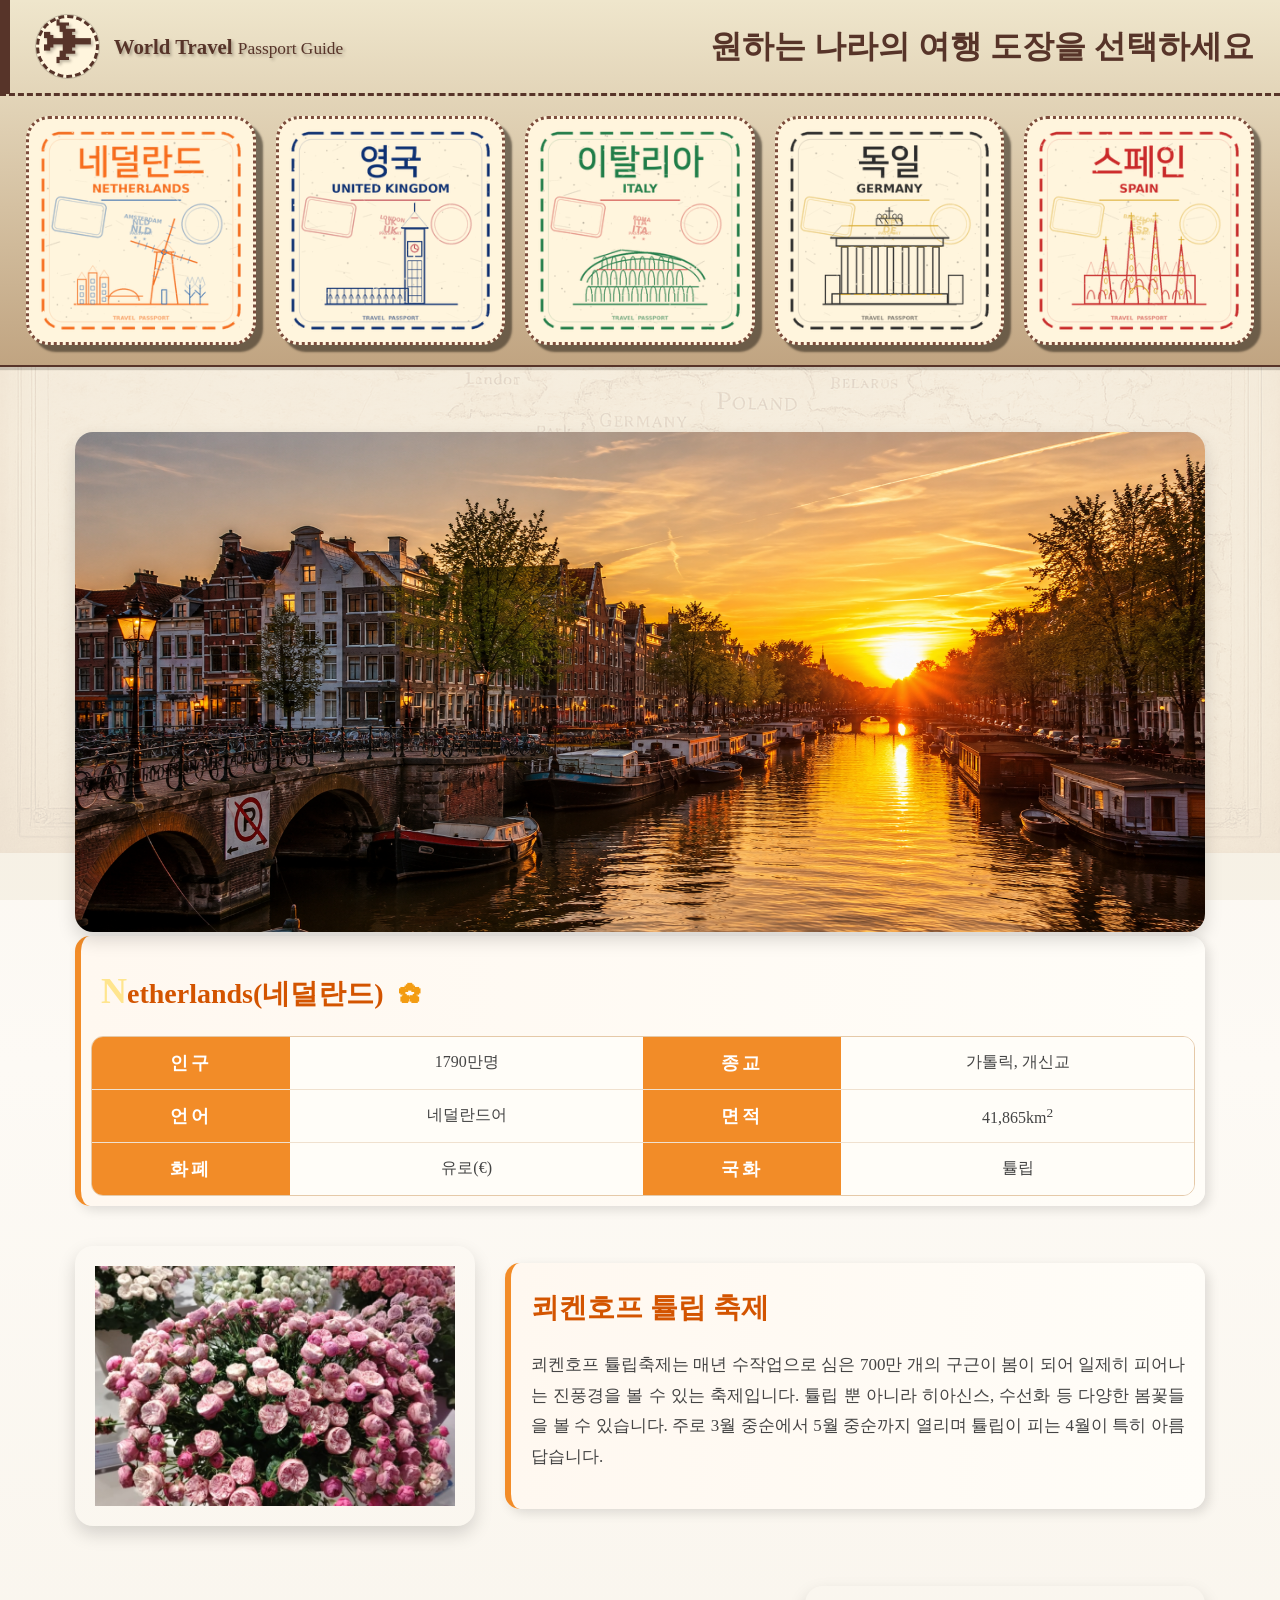
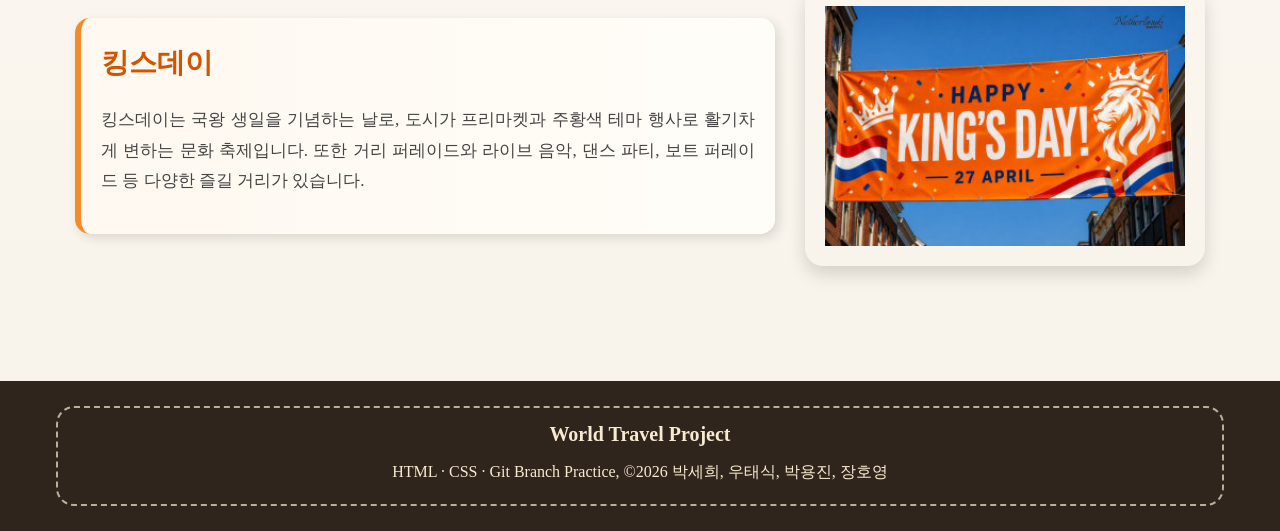
<file: html/netherlands.html>
<!DOCTYPE html>
<html lang="ko">
<head>
   <meta charset="UTF-8">
   <meta name="viewport" content="width=device-width, initial-scale=1.0">
   <title>네덜란드 소개</title>
   <link rel="stylesheet" href="../css/netherland.css">
   <link rel="stylesheet" href="../css/common.css">
</head>
<body>
   <header class="travel-header">
        <div class="travel-header-top">
            <a class="travel-logo" href="../html/main.html">
                <span>
                    <strong>World Travel</strong>
                    <small>Passport Guide</small>
                </span>
            </a>

            <p class="travel-header-text">
                원하는 나라의 여행 도장을 선택하세요
            </p>
        </div>

        <nav class="passport-menu" aria-label="국가별 여행 메뉴">
            <a class="menuicons" href="../html/netherlands.html">
                <img src="../image/icons/netherlands.png"></a>

            <a class="menuicons" href="../html/uk.html">
                <img src="../image/icons/uk.png"></a>

            <a class="menuicons" href="../html/italy.html">
                <img src="../image/icons/italy.png"></a>

            <a class="menuicons" href="../html/germany.html">
                <img src="../image/icons/germany.png"></a>

            <a class="menuicons" href="../html/spain.html">
                <img src="../image/icons/spain.png"></a>
        </nav>
    </header>

   <main class="netherland-main">

   <!-- 네덜란드 소개 -->
   <section class="country-intro">
      <img src="../image/spain.image/netherland.png" alt="네덜란드 풍경사진">

      <div class="intro-text">
         <h2>Netherlands(네덜란드)</h2>
         <table>
            <tr>
               <th>인구</th>
               <td>1790만명</td>
               <th>종교</th>
               <td>가톨릭, 개신교</td>
            </tr>
            <tr>
               <th>언어</th>
               <td>네덜란드어</td>
               <th>면적</th>
               <td>41,865km<sup>2</sup></td>
            </tr>
            <tr>
               <th>화폐</th>
               <td>유로(€)</td>
               <th>국화</th>
               <td>튤립</td>
            </tr>
         </table>
      </div>
   </section>

   <!-- 쾨켄호프 튤립 축제 -->
   <section class="event-top">
      <img src="../image/netherland.image/flower.jpg" alt="쾨켄호프 튤립 축제">

      <div class="event-desc">
         <h2>쾨켄호프 튤립 축제</h2>
         <p>
            쾨켄호프 튤립축제는 매년 수작업으로 심은 700만 개의 구근이
            봄이 되어 일제히 피어나는 진풍경을 볼 수 있는 축제입니다.
            튤립 뿐 아니라 히아신스, 수선화 등 다양한 봄꽃들을 볼 수 있습니다.
            주로 3월 중순에서 5월 중순까지 열리며 튤립이 피는 4월이 특히 아름답습니다.
         </p>
      </div>
   </section>

   <!-- 킹스데이 -->
   <section class="event-bottom">
      <div class="event-desc">
         <h2>킹스데이</h2>
         <p>
            킹스데이는 국왕 생일을 기념하는 날로, 도시가 프리마켓과
            주황색 테마 행사로 활기차게 변하는 문화 축제입니다. 또한 거리 퍼레이드와 라이브 음악,
            댄스 파티, 보트 퍼레이드 등 다양한 즐길 거리가 있습니다.
         </p>
      </div>

      <img src="../image/netherland.image/kingsday.jpg" alt="킹스데이 사진">
   </section>

</main>

   <footer class="travel-footer">
    <div class="footer-ticket">
        <p class="footer-title">World Travel Project</p>
        <p>HTML · CSS · Git Branch Practice, &copy;2026 박세희, 우태식, 박용진, 장호영</p>
    </div>
</footer>
</body>
</html>
</file>
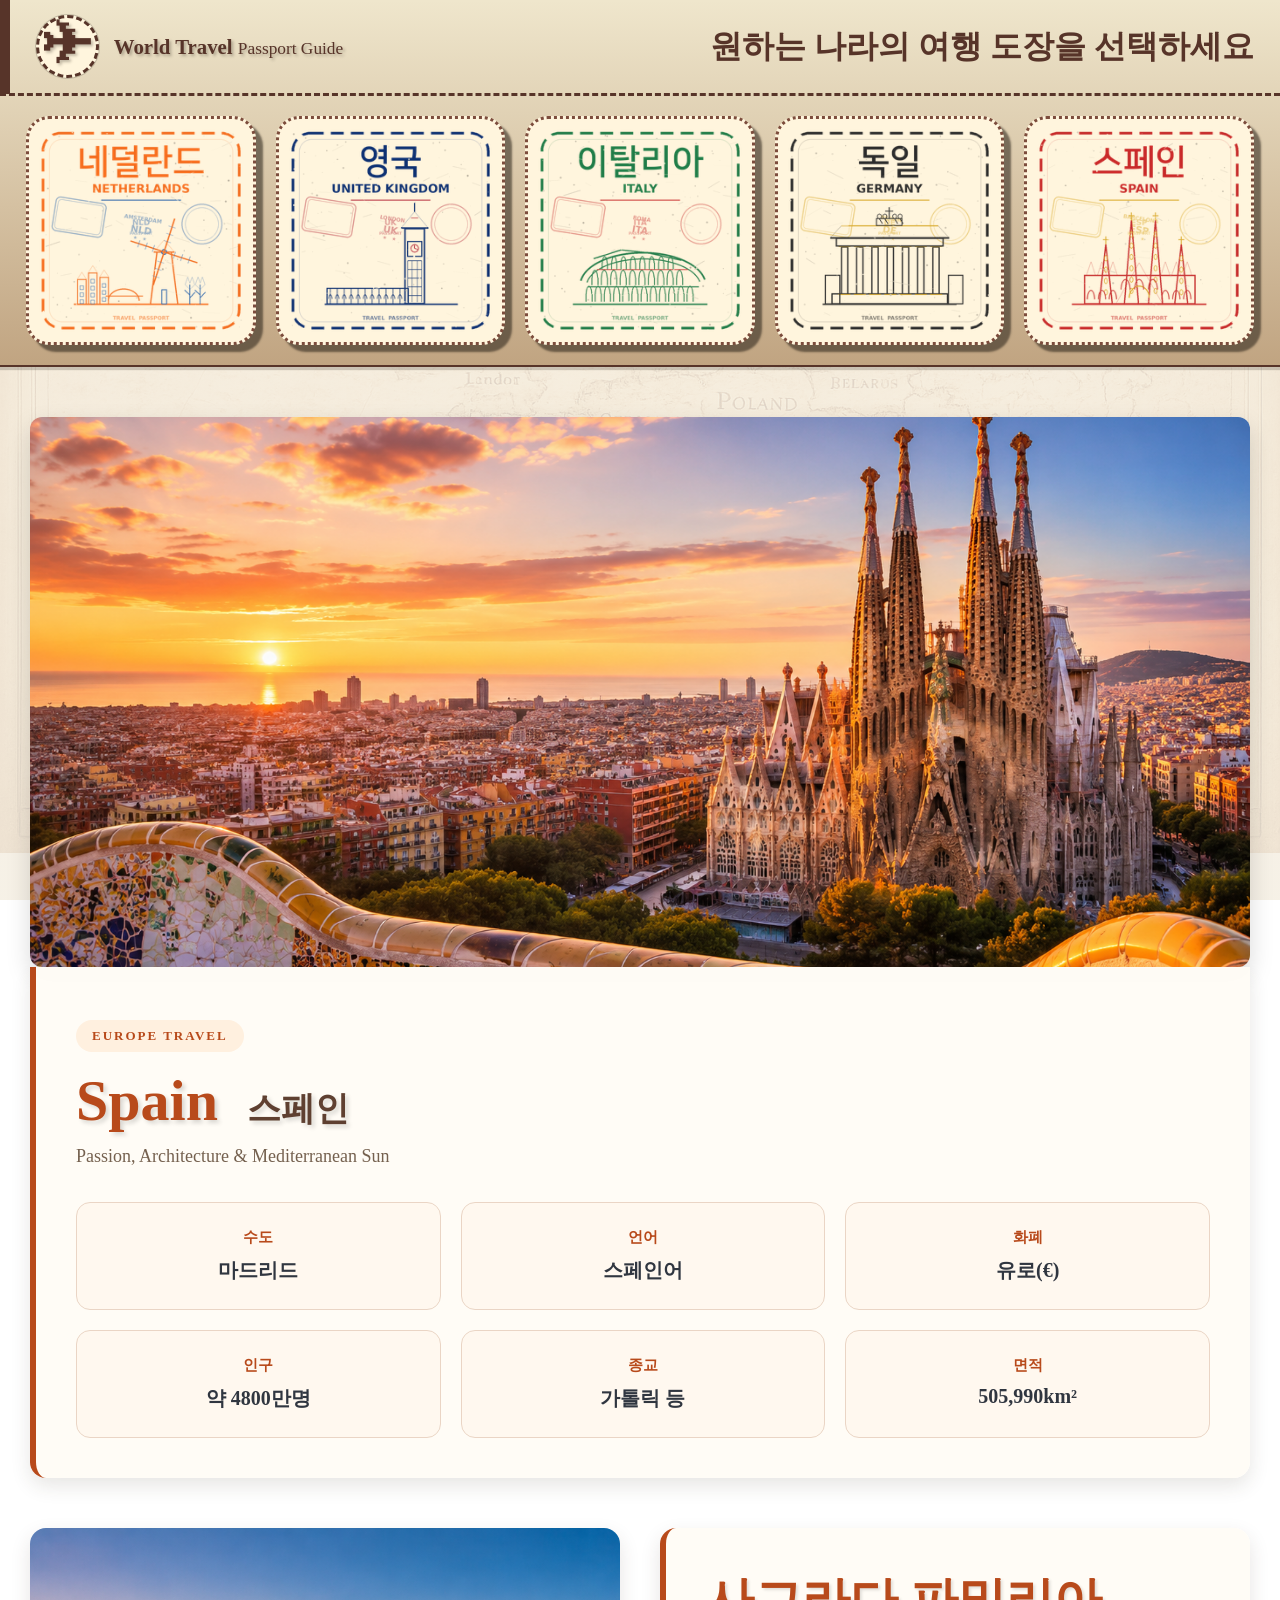
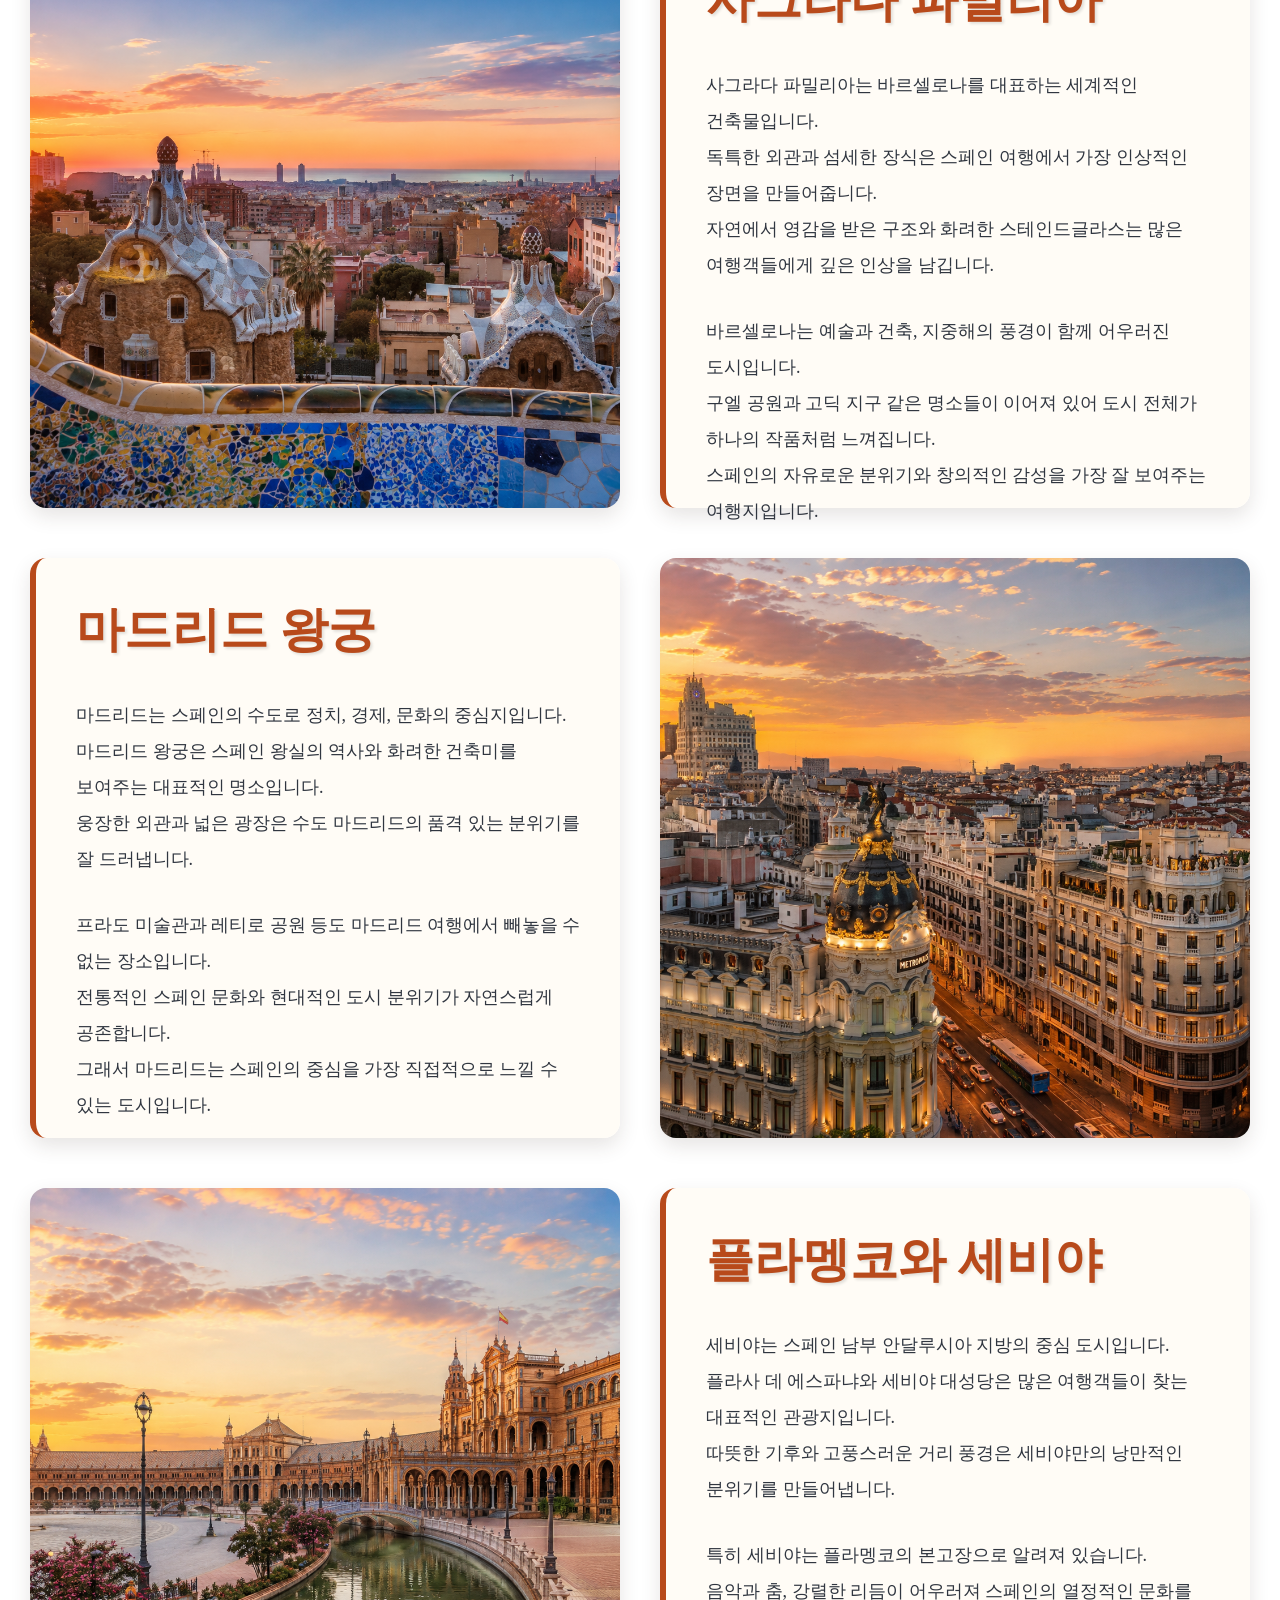
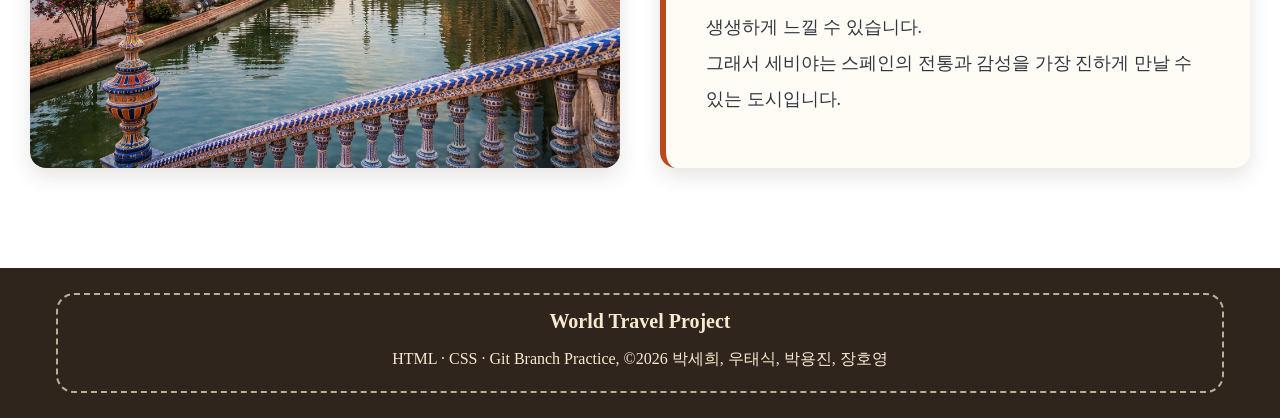
<file: html/spain.html>
<!DOCTYPE html>
<html lang="ko">

<head>
    <meta charset="UTF-8">
    <meta name="viewport" content="width=device-width, initial-scale=1.0">
    <title>스페인 여행</title>
    <link rel="stylesheet" href="../css/common.css">
    <link rel="stylesheet" href="../css/spain.css">
</head>

<body>
    <header class="travel-header">
        <div class="travel-header-top">
            <a class="travel-logo" href="../html/main.html">
                <span>
                    <strong>World Travel</strong>
                    <small>Passport Guide</small>
                </span>
            </a>

            <p class="travel-header-text">
                원하는 나라의 여행 도장을 선택하세요
            </p>
        </div>

        <nav class="passport-menu" aria-label="국가별 여행 메뉴">
            <a class="menuicons" href="../html/netherlands.html">
                <img src="../image/icons/netherlands.png" alt="네덜란드">
            </a>
            <a class="menuicons" href="../html/uk.html">
                <img src="../image/icons/uk.png" alt="영국">
            </a>
            <a class="menuicons" href="../html/italy.html">
                <img src="../image/icons/italy.png" alt="이탈리아">
            </a>
            <a class="menuicons" href="../html/germany.html">
                <img src="../image/icons/germany.png" alt="독일">
            </a>
            <a class="menuicons" href="../html/spain.html">
                <img src="../image/icons/spain.png" alt="스페인">
            </a>
        </nav>
    </header>

    <main class="spain-main">

        <section class="spain-hero">
            <img src="../image/spain.image/spain.png" alt="스페인 대표 풍경">
        </section>

        <section class="spain-info-card">
            <p class="spain-label">EUROPE TRAVEL</p>

            <h1>
                <span>Spain</span>
                <small>스페인</small>
            </h1>

            <p class="spain-subtitle">
                Passion, Architecture & Mediterranean Sun
            </p>

            <div class="spain-info-grid">
                <div class="info-item">
                    <span>수도</span>
                    <strong>마드리드</strong>
                </div>

                <div class="info-item">
                    <span>언어</span>
                    <strong>스페인어</strong>
                </div>

                <div class="info-item">
                    <span>화폐</span>
                    <strong>유로(€)</strong>
                </div>

                <div class="info-item">
                    <span>인구</span>
                    <strong>약 4800만명</strong>
                </div>

                <div class="info-item">
                    <span>종교</span>
                    <strong>가톨릭 등</strong>
                </div>

                <div class="info-item">
                    <span>면적</span>
                    <strong>505,990km²</strong>
                </div>
            </div>
        </section>

        <section class="spain-content-row">
            <article class="spain-photo-card">
                <img src="../image/spain.image/barcelona.png" alt="바르셀로나 풍경">
            </article>

            <article class="spain-text-card">
                <h2>사그라다 파밀리아</h2>
                <p>
                    사그라다 파밀리아는 바르셀로나를 대표하는 세계적인 건축물입니다.<br>
                    독특한 외관과 섬세한 장식은 스페인 여행에서 가장 인상적인 장면을 만들어줍니다.<br>
                    자연에서 영감을 받은 구조와 화려한 스테인드글라스는 많은 여행객들에게 깊은 인상을 남깁니다.
                </p>
                <p>
                    바르셀로나는 예술과 건축, 지중해의 풍경이 함께 어우러진 도시입니다.<br>
                    구엘 공원과 고딕 지구 같은 명소들이 이어져 있어 도시 전체가 하나의 작품처럼 느껴집니다.<br>
                    스페인의 자유로운 분위기와 창의적인 감성을 가장 잘 보여주는 여행지입니다.
                </p>
            </article>
        </section>

        <section class="spain-content-row reverse">
            <article class="spain-text-card">
                <h2>마드리드 왕궁</h2>
                <p>
                    마드리드는 스페인의 수도로 정치, 경제, 문화의 중심지입니다.<br>
                    마드리드 왕궁은 스페인 왕실의 역사와 화려한 건축미를 보여주는 대표적인 명소입니다.<br>
                    웅장한 외관과 넓은 광장은 수도 마드리드의 품격 있는 분위기를 잘 드러냅니다.
                </p>
                <p>
                    프라도 미술관과 레티로 공원 등도 마드리드 여행에서 빼놓을 수 없는 장소입니다.<br>
                    전통적인 스페인 문화와 현대적인 도시 분위기가 자연스럽게 공존합니다.<br>
                    그래서 마드리드는 스페인의 중심을 가장 직접적으로 느낄 수 있는 도시입니다.
                </p>
            </article>

            <article class="spain-photo-card">
                <img src="../image/spain.image/madrid.png" alt="마드리드 풍경">
            </article>
        </section>

        <section class="spain-content-row">
            <article class="spain-photo-card">
                <img src="../image/spain.image/seville.png" alt="세비야 풍경">
            </article>

            <article class="spain-text-card">
                <h2>플라멩코와 세비야</h2>
                <p>
                    세비야는 스페인 남부 안달루시아 지방의 중심 도시입니다.<br>
                    플라사 데 에스파냐와 세비야 대성당은 많은 여행객들이 찾는 대표적인 관광지입니다.<br>
                    따뜻한 기후와 고풍스러운 거리 풍경은 세비야만의 낭만적인 분위기를 만들어냅니다.
                </p>
                <p>
                    특히 세비야는 플라멩코의 본고장으로 알려져 있습니다.<br>
                    음악과 춤, 강렬한 리듬이 어우러져 스페인의 열정적인 문화를 생생하게 느낄 수 있습니다.<br>
                    그래서 세비야는 스페인의 전통과 감성을 가장 진하게 만날 수 있는 도시입니다.
                </p>
            </article>
        </section>

    </main>

    <footer class="travel-footer">
        <div class="footer-ticket">
            <p class="footer-title">World Travel Project</p>
            <p>HTML · CSS · Git Branch Practice, &copy;2026 박세희, 우태식, 박용진, 장호영</p>
        </div>
    </footer>
</body>

</html>
</file>
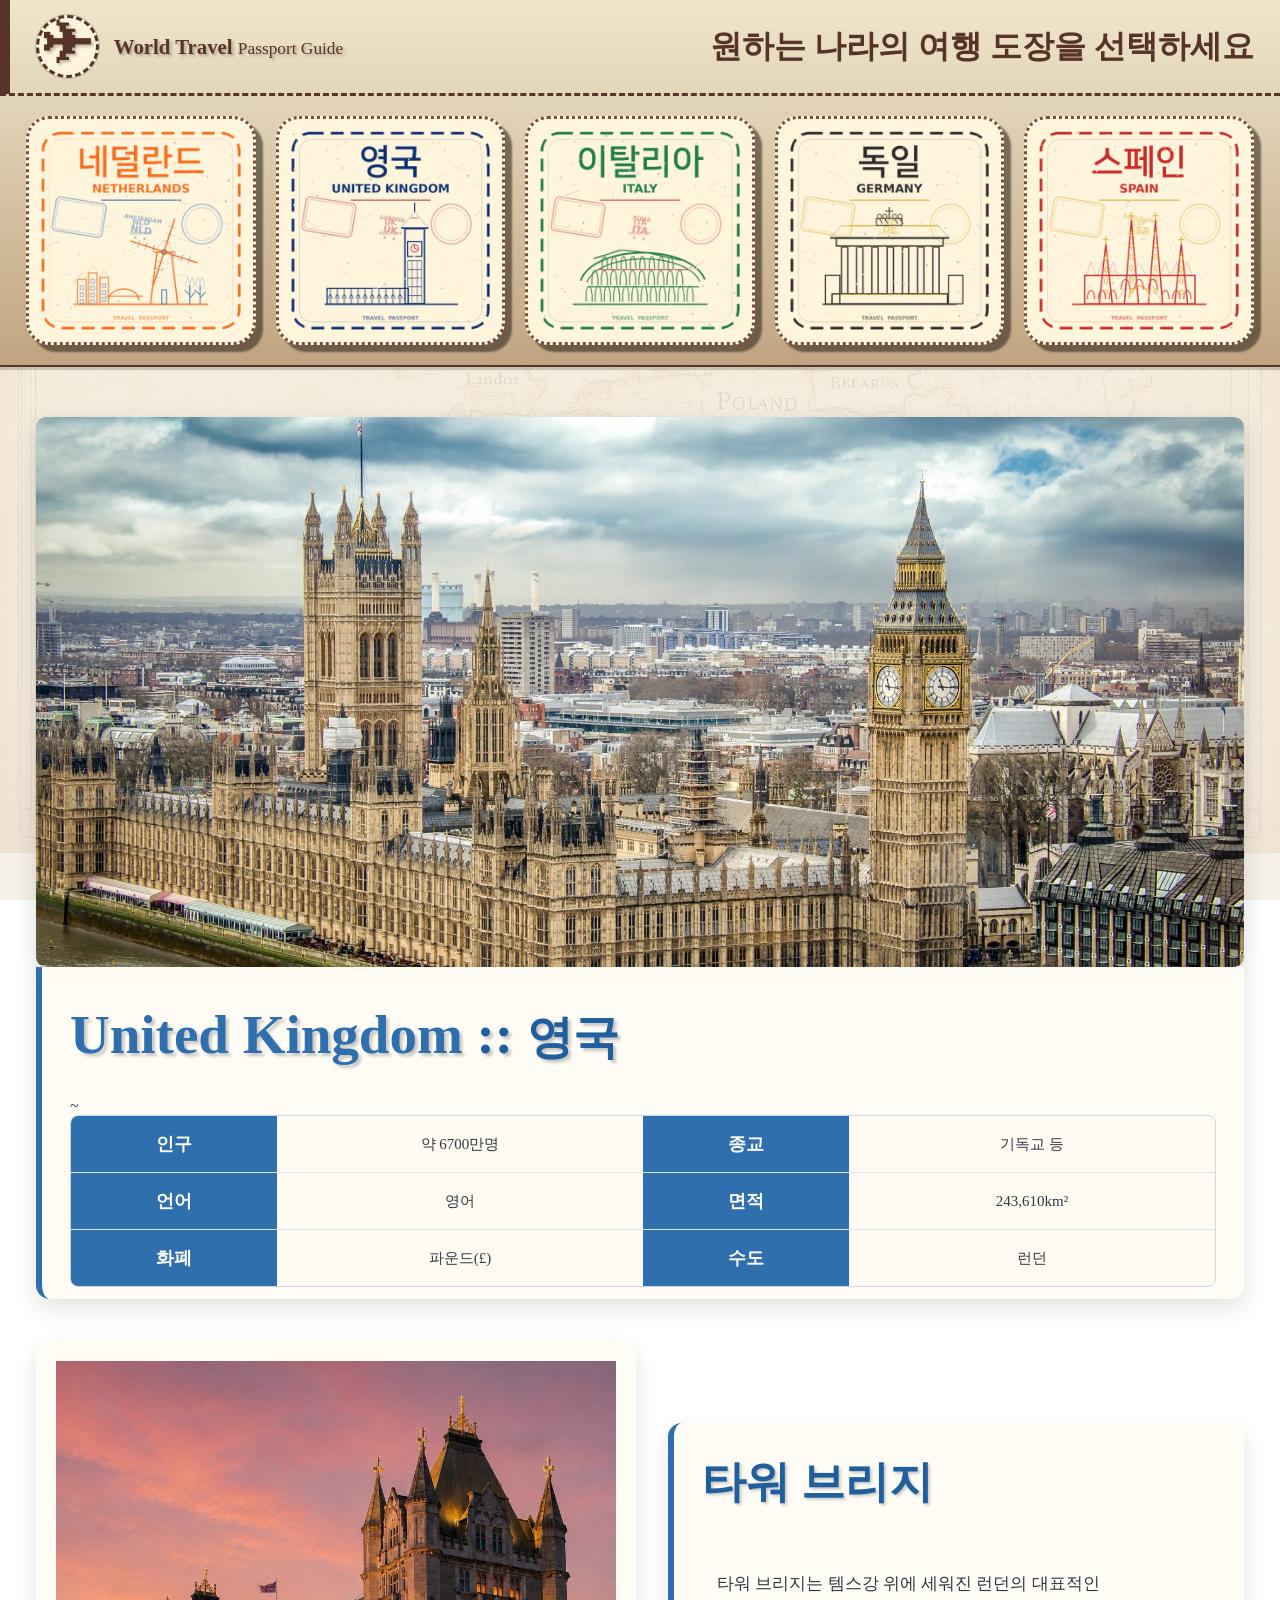
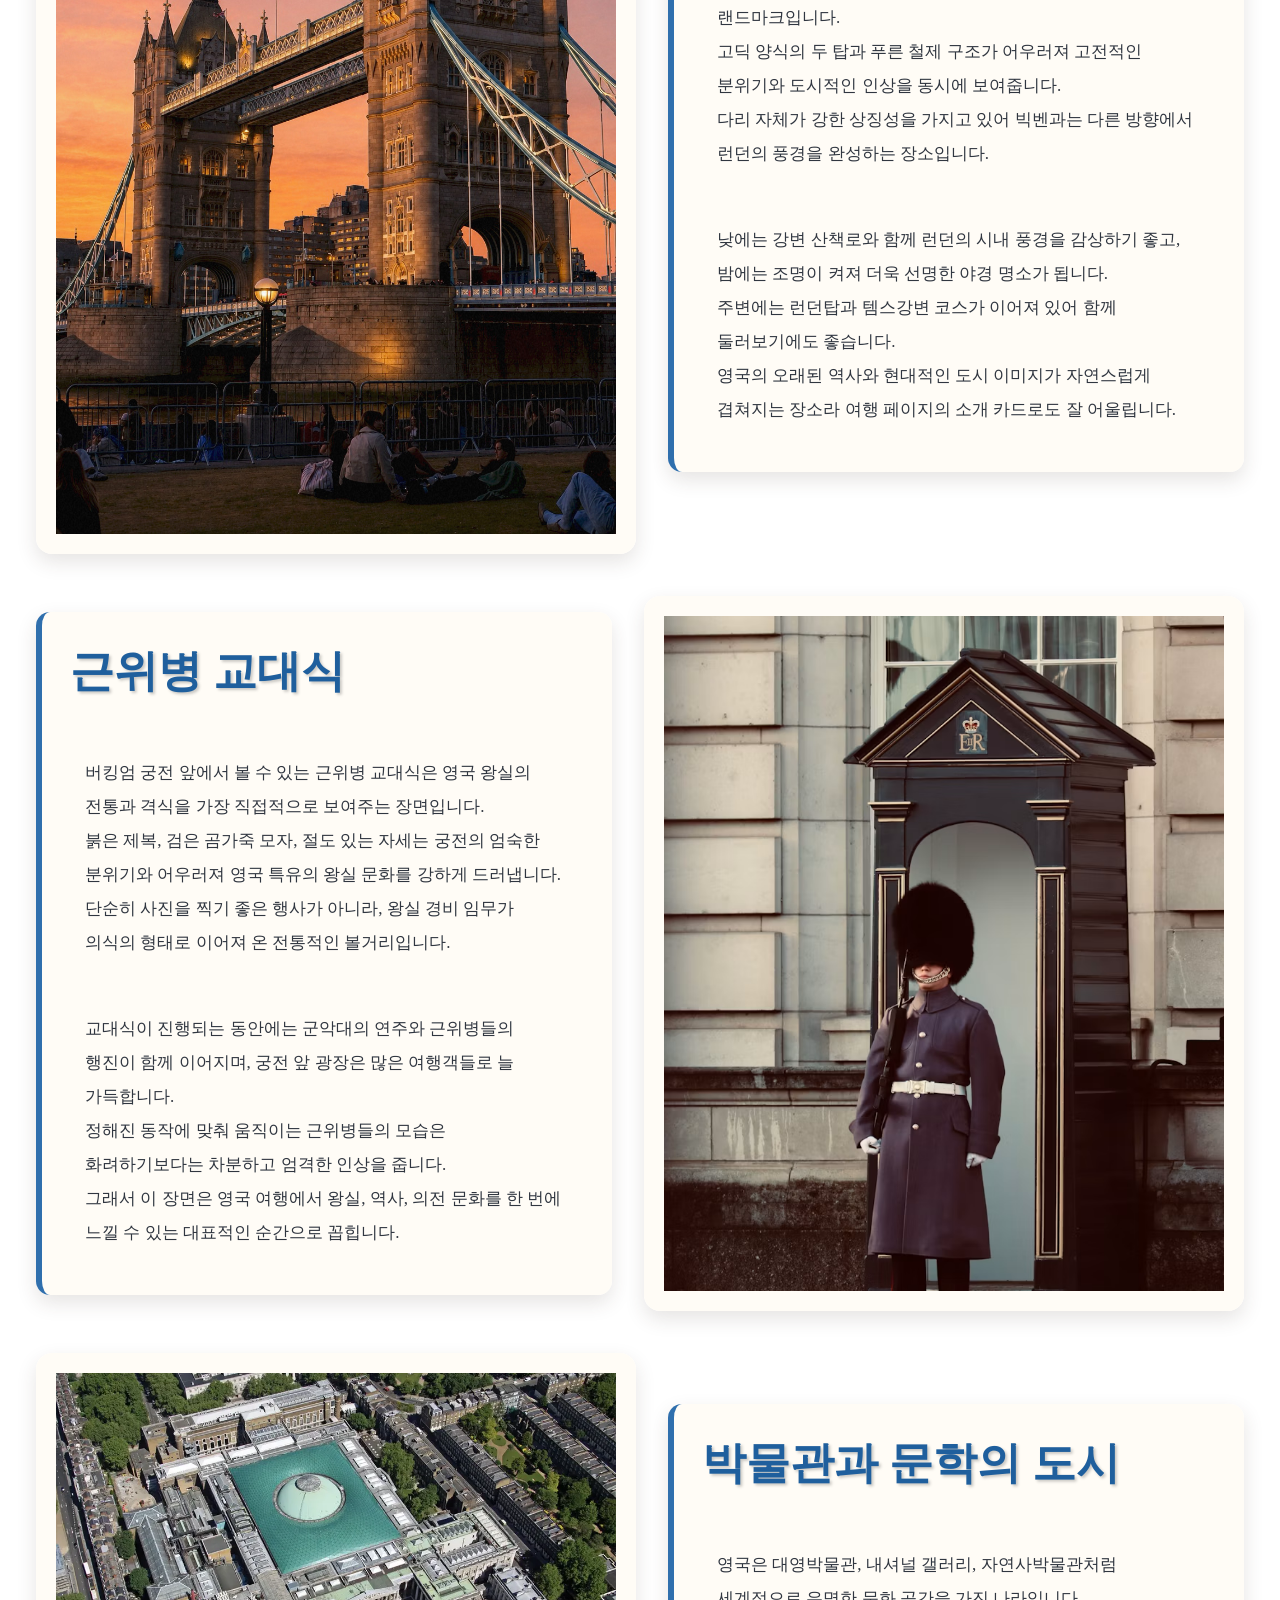
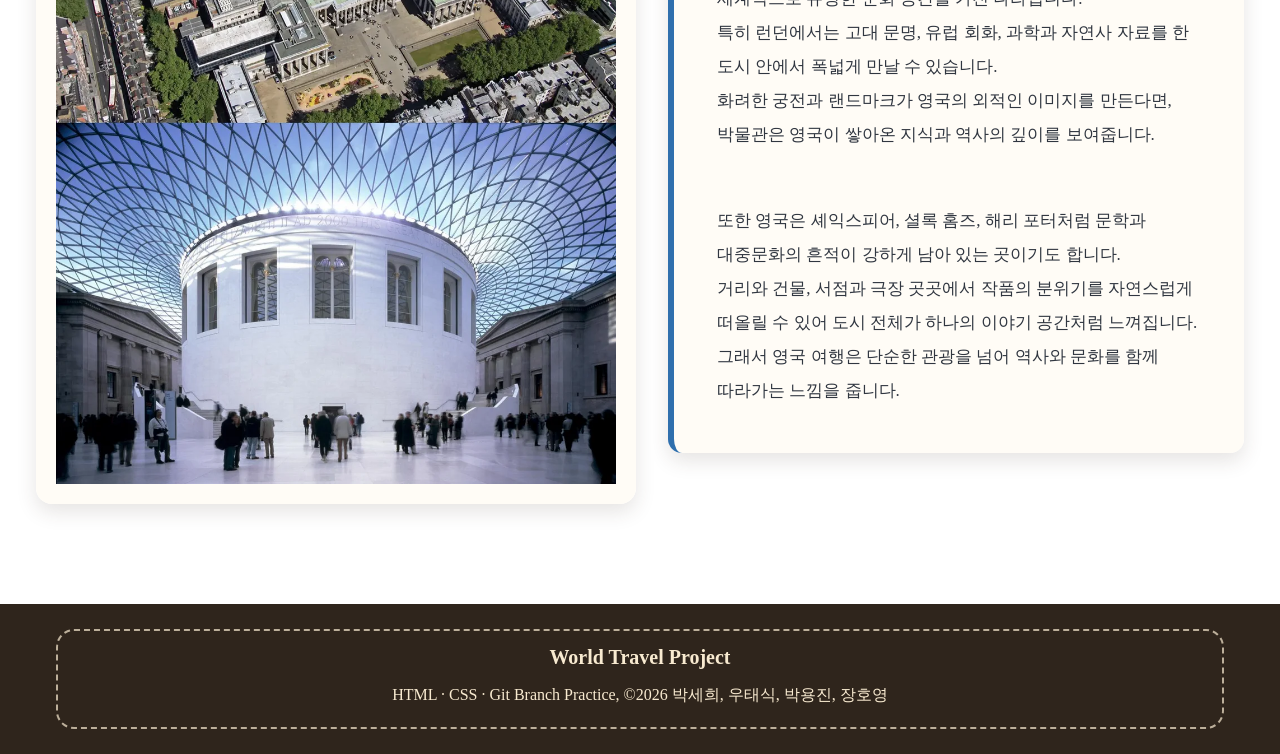
<file: html/uk.html>
<!DOCTYPE html>
<html lang="ko">

<head>
    <meta charset="UTF-8">
    <meta name="viewport" content="width=device-width, initial-scale=1.0">
    <title>영국 여행</title>
    <link rel="stylesheet" href="../css/common.css">
    <link rel="stylesheet" href="../css/uk.css">
</head>

<body>
    <header class="travel-header">
        <div class="travel-header-top">
            <a class="travel-logo" href="../html/main.html">
                <span>
                    <strong>World Travel</strong>
                    <small>Passport Guide</small>
                </span>
            </a>

            <p class="travel-header-text">
                원하는 나라의 여행 도장을 선택하세요
            </p>
        </div>

        <nav class="passport-menu" aria-label="국가별 여행 메뉴">
            <a class="menuicons" href="../html/netherlands.html">
                <img src="../image/icons/netherlands.png" alt="네덜란드">
            </a>

            <a class="menuicons" href="../html/uk.html">
                <img src="../image/icons/uk.png" alt="영국">
            </a>

            <a class="menuicons" href="../html/italy.html">
                <img src="../image/icons/italy.png" alt="이탈리아">
            </a>

            <a class="menuicons" href="../html/germany.html">
                <img src="../image/icons/germany.png" alt="독일">
            </a>

            <a class="menuicons" href="../html/spain.html">
                <img src="../image/icons/spain.png" alt="스페인">
            </a>
        </nav>
    </header>


    <main class="uk-main">

        <section class="uk-hero">
            <img src="../image/uk.image/ukmain.jpg" alt="영국 대표 풍경">
        </section>


        <section class="uk-info-card">
            <h1>
                <span>United Kingdom</span> :: <small>영국</small>
            </h1>

            <table class="uk-info-table">
                <tbody>
                    <tr>
                        <th>인구</th>
                        <td>약 6700만명</td>~
                        <th>종교</th>
                        <td>기독교 등</td>
                    </tr>

                    <tr>
                        <th>언어</th>
                        <td>영어</td>
                        <th>면적</th>
                        <td>243,610km²</td>
                    </tr>

                    <tr>
                        <th>화폐</th>
                        <td>파운드(£)</td>
                        <th>수도</th>
                        <td>런던</td>
                    </tr>
                </tbody>
            </table>
        </section>


        <section class="uk-content-row">
            <article class="uk-photo-card">
                <img src="../image/uk.image/ukimage1.jpg" alt="영국 런던 풍경">
            </article>

            <article class="uk-text-card">
                <h2>타워 브리지</h2>
                <p>
                    타워 브리지는 템스강 위에 세워진 런던의 대표적인 랜드마크입니다.<br>
                    고딕 양식의 두 탑과 푸른 철제 구조가 어우러져 고전적인 분위기와 도시적인 인상을 동시에 보여줍니다.<br>
                    다리 자체가 강한 상징성을 가지고 있어 빅벤과는 다른 방향에서 런던의 풍경을 완성하는 장소입니다.
                </p>
                <p>
                    낮에는 강변 산책로와 함께 런던의 시내 풍경을 감상하기 좋고, 밤에는 조명이 켜져 더욱 선명한 야경 명소가 됩니다.<br>
                    주변에는 런던탑과 템스강변 코스가 이어져 있어 함께 둘러보기에도 좋습니다.<br>
                    영국의 오래된 역사와 현대적인 도시 이미지가 자연스럽게 겹쳐지는 장소라 여행 페이지의 소개 카드로도 잘 어울립니다.
                </p>
            </article>
        </section>


        <section class="uk-content-row reverse">
            <article class="uk-text-card">
                <h2>근위병 교대식</h2>
                <p>
                    버킹엄 궁전 앞에서 볼 수 있는 근위병 교대식은 영국 왕실의 전통과 격식을 가장 직접적으로 보여주는 장면입니다.<br>
                    붉은 제복, 검은 곰가죽 모자, 절도 있는 자세는 궁전의 엄숙한 분위기와 어우러져 영국 특유의 왕실 문화를 강하게 드러냅니다.<br>
                    단순히 사진을 찍기 좋은 행사가 아니라, 왕실 경비 임무가 의식의 형태로 이어져 온 전통적인 볼거리입니다.
                </p>
                <p>
                    교대식이 진행되는 동안에는 군악대의 연주와 근위병들의 행진이 함께 이어지며, 궁전 앞 광장은 많은 여행객들로 늘 가득합니다.<br>
                    정해진 동작에 맞춰 움직이는 근위병들의 모습은 화려하기보다는 차분하고 엄격한 인상을 줍니다.<br>
                    그래서 이 장면은 영국 여행에서 왕실, 역사, 의전 문화를 한 번에 느낄 수 있는 대표적인 순간으로 꼽힙니다.
                </p>
            </article>

            <article class="uk-photo-card">
                <img src="../image/uk.image/ukimage2.png" alt="영국 근위병 교대식">
            </article>
        </section>


        <section class="uk-content-row">
            <article class="uk-photo-card">
                <img src="../image/uk.image/ukimage3.png" alt="영국 박물관 또는 거리 풍경">
            </article>

            <article class="uk-text-card">
                <h2>박물관과 문학의 도시</h2>
                <p>
                    영국은 대영박물관, 내셔널 갤러리, 자연사박물관처럼 세계적으로 유명한 문화 공간을 가진 나라입니다.<br>
                    특히 런던에서는 고대 문명, 유럽 회화, 과학과 자연사 자료를 한 도시 안에서 폭넓게 만날 수 있습니다.<br>
                    화려한 궁전과 랜드마크가 영국의 외적인 이미지를 만든다면, 박물관은 영국이 쌓아온 지식과 역사의 깊이를 보여줍니다.
                </p>
                <p>
                    또한 영국은 셰익스피어, 셜록 홈즈, 해리 포터처럼 문학과 대중문화의 흔적이 강하게 남아 있는 곳이기도 합니다.<br>
                    거리와 건물, 서점과 극장 곳곳에서 작품의 분위기를 자연스럽게 떠올릴 수 있어 도시 전체가 하나의 이야기 공간처럼 느껴집니다.<br>
                    그래서 영국 여행은 단순한 관광을 넘어 역사와 문화를 함께 따라가는 느낌을 줍니다.
            </article>
        </section>

    </main>


    <footer class="travel-footer">
        <div class="footer-ticket">
            <p class="footer-title">World Travel Project</p>
            <p>HTML · CSS · Git Branch Practice, &copy;2026 박세희, 우태식, 박용진, 장호영</p>
        </div>
    </footer>
</body>

</html>
</file>
<file: landing.css>
* {
    margin: 0;
    padding: 0;
    box-sizing: border-box;
}

body {
    min-height: 100vh;

    display: flex;
    justify-content: center;
    align-items: center;

    position: relative;
    overflow-x: hidden;

    font-family: "Segoe UI", sans-serif;
}


body::before {
    content: "";

    position: fixed;
    inset: 0;

    background-image:
        linear-gradient(rgba(245, 239, 227, 0.88),
            rgba(245, 239, 227, 0.88)),
        url("./image/spain.image/europe-map.png");

    background-repeat: no-repeat;
    background-position: center;
    background-size: 100%;

    z-index: 0;
}

a {
    text-decoration: none;
    color: inherit;
}

.landing-page {
    position: relative;
    z-index: 1;

    width: 1550px;
    max-width: 95vw;

    height: 800px;

    display: grid;
    grid-template-columns: 32% 68%;

    background-color: rgba(248, 243, 235, 0.94);

    border-radius: 30px;
    overflow: hidden;

    box-shadow:
        0 25px 50px rgba(0, 0, 0, 0.15),
        0 0 0 1px rgba(87, 52, 41, 0.08);
}


.left-panel {
    padding: 45px 50px;

    display: flex;
    flex-direction: column;
}

.logo {
    width: 65px;
    height: 65px;

    display: flex;
    justify-content: center;
    align-items: center;

    font-size: 34px;

    border: 3px dashed rgb(87, 52, 41);
    border-radius: 50%;

    background-color: #fff5dd;

    color: rgb(87, 52, 41);
}

.hero-content {
    margin-top: 35px;
}

.hero-title {
    font-size: 60px;
    line-height: 1.05;

    color: rgb(87, 52, 41);

    margin-bottom: 20px;
}

.hero-desc {
    max-width: 360px;

    color: #6f5a4a;

    font-size: 15px;
    line-height: 1.8;

    margin-bottom: 25px;
}


.start-btn {
    display: inline-block;
    width: fit-content;

    padding: 13px 28px;

    background-color: rgb(87, 52, 41);
    color: white;

    text-decoration: none;

    font-size: 15px;
    font-weight: 700;

    border-radius: 30px;

    box-shadow: 0 5px 12px rgba(39, 32, 24, 0.15);

    transition: 0.2s;
}

.start-btn:hover {
    background-color: rgb(116, 71, 55);

    transform: translateY(-2px);
}


.travel-route {
    margin: 30px 0 25px;

    padding: 12px 18px;

    background-color: #fff8ea;

    border-left: 6px solid rgb(87, 52, 41);

    border-radius: 12px;

    color: rgb(87, 52, 41);

    font-size: 13px;
    font-weight: 600;

    line-height: 1.8;

    box-shadow: 0 4px 10px rgba(39, 32, 24, 0.08);
}

.travel-route span {
    margin: 0 8px;

    color: rgb(167, 105, 68);

    font-size: 16px;
}


.menu-item {
    margin-bottom: 10px;

    color: rgb(87, 52, 41);

    font-size: 22px;
    font-weight: 700;

    transition: 0.15s;
}

.menu-item:hover {
    color: rgb(167, 105, 68);

    transform: translateX(5px);
}


.right-panel {
    width: 100%;
    height: 100%;
}

.right-panel img {
    width: 100%;
    height: 100%;

    display: block;

    object-fit: cover;
    object-position: 40% center;
}
</file>
<file: css/faq.css>
body {
    margin: 0;
    padding: 0;
    background: #f8f4ed;
}

.faq-intro {
   margin: 30px auto;
   max-width: 1100px;
}

.info h2 {
   text-align: center;
   color: #5c4033;
   margin-bottom: 10px;
}

.info p {
   text-align: center;
   line-height: 1.7;
   margin-bottom: 30px;
   color: #666;
}

.faq-collection {
   display: grid;
   grid-template-columns: repeat(3, 1fr);
   gap: 20px;
}

.faq-item {
   padding: 20px;
   background-color: #fff;
   border: 1px solid #d6bfa8;
   border-radius: 15px;
   box-shadow: 4px 4px 12px rgba(0, 0, 0, 0.12);
   transition: 0.3s;
}

.faq-item:hover {
   transform: translateY(-5px);
   box-shadow: 6px 6px 18px rgba(0, 0, 0, 0.18);
}

.faq-item h3 {
   margin: 0 0 15px;
   padding-bottom: 10px;
   color: #a65f2b;
   border-bottom: 2px solid #f0d7c2;
   font-size: 18px;
   line-height: 1.5;
}

.faq-item p {
   margin: 0;
   line-height: 1.8;
   color: #555;
   font-size: 15px;
}

.faq-item h3::before {
   content: "Q";
   display: inline-block;
   width: 28px;
   height: 28px;
   line-height: 28px;
   text-align: center;
   margin-right: 8px;
   border-radius: 50%;
   background:#7b4b2a;
   color: #fff;
   font-size: 14px;
}

.faq-item p strong {
   color: #d35400;
}

.travel-tip{
    margin-top:40px;
    padding: 20px;
    background-color: #fff;
    border:1px solid #d6bfa8;
    border-radius:15px;
    box-shadow:4px 4px 12px rgba(0,0,0,.12);
}

.travel-tip ul{
    list-style: none;
    padding-left: 0;
}

.travel-tip h3{
    color:#8b5a2b;
    border-bottom:2px solid #f0d7c2;
    padding-bottom:10px;
}

.travel-tip li{
   position: relative;
   padding-left: 28px;
   line-height: 1.8;
}

.travel-tip li::before{
    content: "✔";
    position: absolute;
    left: 0;
    color: #8b5a2b;
    font-weight: bold;
}
</file>
<file: css/common.css>
* {
    box-sizing: border-box;
}

body {
    margin: 0;
    color: #2f3440;
    position: relative;
}

body::before {
    content: "";
    position: fixed;
    inset: 0;

    background-image:
        linear-gradient(
            rgba(245,239,227,0.88),
            rgba(245,239,227,0.88)
        ),
        url("../image/spain.image/europe-map.png");

    background-repeat: no-repeat;
    background-position: center top;
    background-size: 100vw auto;

    pointer-events: none;
    z-index: -1;
}

/* 공통 헤더파트 시작 */
.travel-header {
    background-color: rgb(239, 230, 204);
    background-image: linear-gradient(to bottom, #00000000, #9161357e);
    border-bottom: 2px solid rgb(87, 52, 41);
    text-align: center;
    
    box-shadow: 0px 0px 1px 3px rgba(39, 32, 24, 0.199);
}

.travel-header-top {
    display: flex;
    justify-content: space-between;
    align-items: center;
    
    padding: 15px 2%;
    border-left: 10px solid rgb(87, 52, 41);
    border-bottom: 3px dashed rgb(87, 52, 41);
}

.travel-logo {
    text-decoration: none;
    color: rgb(87, 52, 41);
    font-size: 1.3rem;
    text-shadow: 2px 2px 3px rgba(39, 32, 24, 0.301);
}

.travel-logo::before {
    vertical-align: middle;
    content: "✈";
    font-size: 50px;

    display: inline-block;
    border: 3px dashed rgb(87, 52, 41);
    border-radius: 50%;
    background-color: rgb(255, 245, 221);

    line-height: 50px;
    padding-left: 5px;
    padding-right: 2px;
    padding-bottom: 7px;

    box-shadow: 0px 0px 0px 1px rgba(39, 32, 24, 0.199);
}

.travel-logo:hover {
    transform: translateX(5px);
}

.travel-logo span {
    padding-left: 10px;
    display: inline-block;
    vertical-align: middle;
}

p.travel-header-text {
    font-size: 2rem;
    font-weight: bold;
    margin: 0;
    text-align: center;
    font-weight: bold;
    color: rgb(87, 52, 41);
}

nav.passport-menu {
    display: flex;
    justify-content: center;
    align-items: center;

    gap: 20px;
    padding: 20px 3%;
    
}

.menuicons {
    display: flex;
    justify-content: center;
    align-items: center;

    width: calc((100% - 56px) / 5);
    max-width: 250px;
    min-width: 120px;

    aspect-ratio: 1 / 1;

    flex-shrink: 0;
    text-decoration: none;

    background-color: rgb(255, 245, 221);
    box-shadow: 7px 7px 2px rgba(39, 32, 24, 0.562);
    border: 3px dotted rgb(124, 76, 60);
    border-radius: 10%;
}

.menuicons:hover {
    background-color: rgb(255, 244, 229);
    border: 3px dotted rgb(124, 76, 60);
    border-radius: 10%;
    transform: scale(1.05);
    transition: transform 0.1s ease-in-out;
}

.menuicons img {
    width: 100%;
    height: 100%;
    display: block;
    object-fit: contain;
}

/*footer페이지*/
.travel-footer,
.travel-footer * {
    box-sizing: border-box;
}

.travel-footer {
    margin: 0 auto;
    padding: 25px;

    background-color: #2f251c;
    color: #f8ead0;
}

.footer-ticket {
    max-width: 95%;
    margin: 0 auto;
    padding: 5px;

    border: 2px dashed rgba(248, 234, 208, 0.7);
    border-radius: 18px;

    text-align: center;
}

.footer-title {
    font-size: 20px;
    font-weight: bold;
    margin: 10px;
}
</file>
<file: css/germany.css>
* {
   box-sizing: border-box;
}

body {
    margin: 0;
    padding: 0;
    width: 100%;
    min-height: 100%;
    background: linear-gradient(
        to bottom,
        #f7f2e8 0%,
        #fdfaf5 50%,
        #f7f2e8 100%
    );
}

.germany-main {
    width: 1200px;
    margin: 30px auto ;
    padding: 35px;

    border-radius: 25px;
}

.country-intro {
   margin-bottom: 30px;
}

.country-intro img {
   width: 100%;
   height: 500px;
   border-radius: 15px;
}
.intro-text table {
   width: 100%;
   margin-top: 20px;
   border-collapse: separate;
   border-spacing: 0;
   overflow: hidden;
   border-radius: 12px;
   border: 1px solid #e5c9a8;
   background-color: #fff;
}

.intro-text th,
.intro-text td {
   padding: 14px 18px;
   text-align: center;
   border-bottom: 1px solid #f0e1cf;
}

.intro-text tr:last-child th,
.intro-text tr:last-child td {
   border-bottom: none;
}

.intro-text th {
   width: 18%;
   background-color: #000000;
   color: white;
   font-weight: bold;
   font-size: 18px;
   letter-spacing: 3px;
}

.intro-text td {
   width: 32%;
   background-color: #fffdf8;
   color: #444;
}
.event-top,
.event-bottom {
   display: flex;
   align-items: center;
   gap: 30px;
   margin-bottom: 40px;

}

.country-intro img,
.event-top img,
.event-bottom img{
    border-radius:18px;
    box-shadow:0 8px 18px rgba(0,0,0,.15);
}

.event-top img,
.event-bottom img {
   margin: 10px 0;
   padding: 20px;
   width: 400px;
   height: 280px;
   object-fit: cover;
}

.intro-text {
   flex: 1;
   margin: 0;
   padding: 10px;
   background: linear-gradient(to right,#fff8f0,#fffdf8);
   border-left: 6px solid #a8a7a6;
   border-radius: 15px;
   box-shadow: 4px 4px 12px rgba(0, 0, 0, 0.12);
   text-indent: 10px;
} 
.event-desc {
   flex: 1;
   margin: 0;
   padding: 20px;
   background: linear-gradient(to right,#fff8f0,#fffdf8);
   border-left: 6px solid #6e6d6c;
   border-radius: 15px;
   box-shadow: 4px 4px 12px rgba(0, 0, 0, 0.12);
   line-height: 1.8;
}

.intro-text h2 {
   font-size: 28px;
   color: #bebcba;
}
.intro-text h2::first-letter {
   font-size: 36px;
   color: rgb(255, 229, 142);
}
.intro-text h2::after {
   content: "✿";
   color: #efe80d;
   font-size: 22px;
   margin: 0 15px;
}
.event-desc h2 {
   color: #e0e0e0;
   margin-top: 0;
   margin-bottom: 15px;
   font-size: 28px;
}

.intro-text p,
.event-desc p {
   color: #444;
   line-height: 1.8;
   font-size: 17px;
   text-align: justify;
}

.intro-text:hover,
.event-desc:hover {
   transform: translateY(-5px);
   box-shadow: 0 8px 20px rgba(0,0,0,0.15);
}
.hero {
    position: relative;
    margin-bottom: 50px;
}

.hero img {
    width: 100%;
    height: 500px;
    object-fit: cover;
    display: block;
    border-radius: 20px;
}

.hero-text {
    position: absolute;
    left: 40px;
    bottom: 40px;
    width: 70%;
    padding: 25px;
    color: white;
    background-color: rgba(0, 0, 0, 0.45);
    border-radius: 15px;
}

.hero-text h2 {
    margin: 0 0 15px;
    font-size: 42px;
}

.hero-text p {
    margin: 0;
    line-height: 1.7;
}


.city-grid {
    display: grid;
    grid-template-columns: 1fr 1fr;
    gap: 35px;
    align-items: center;
}

.city-img img {
    width: 100%;
    height: 320px;
    object-fit: cover;
    display: block;
    border-radius: 18px;
}

.city-info {
    padding: 35px;
    background-color: white;
    border-radius: 18px;
    box-shadow: 0 8px 20px rgba(0, 0, 0, 0.08);
}

.city-info h3 {
    margin: 0 0 20px;
    font-size: 30px;
    color: #15f00a;
}

.city-info p {
    margin: 0;
    line-height: 1.8;
    font-size: 16px;
}
</file>
<file: css/italy.css>
* {
   box-sizing: border-box;
}

body {
    margin: 0;
    padding: 0;
    width: 100%;
    min-height: 100%;
    background: linear-gradient(
        to bottom,
        #f7f2e8 0%,
        #fdfaf5 50%,
        #f7f2e8 100%
    );
}

.italy-main {
    width: 1200px;
    margin: 30px auto ;
    padding: 35px;

    border-radius: 25px;
}

.country-intro {
   margin-bottom: 30px;
}

.country-intro img {
   width: 100%;
   height: 500px;
   border-radius: 15px;
}
.intro-text table {
   width: 100%;
   margin-top: 20px;
   border-collapse: separate;
   border-spacing: 0;
   overflow: hidden;
   border-radius: 12px;
   border: 1px solid #e5c9a8;
   background-color: #fff;
}

.intro-text th,
.intro-text td {
   padding: 14px 18px;
   text-align: center;
   border-bottom: 1px solid #f0e1cf;
}

.intro-text tr:last-child th,
.intro-text tr:last-child td {
   border-bottom: none;
}

.intro-text th {
   width: 18%;
   background-color: #05a418;
   color: white;
   font-weight: bold;
   font-size: 18px;
   letter-spacing: 3px;
}

.intro-text td {
   width: 32%;
   background-color: #fffdf8;
   color: #069e3e;
}
.event-top,
.event-bottom {
   display: flex;
   align-items: center;
   gap: 30px;
   margin-bottom: 40px;

}

.country-intro img,
.event-top img,
.event-bottom img{
    border-radius:18px;
    box-shadow:0 8px 18px rgba(0,0,0,.15);
}

.event-top img,
.event-bottom img {
   margin: 10px 0;
   padding: 20px;
   width: 400px;
   height: 280px;
   object-fit: cover;
}

.intro-text {
   flex: 1;
   margin: 0;
   padding: 10px;
   background: linear-gradient(to right,#fff8f0,#fffdf8);
   border-left: 6px solid #a8a7a6;
   border-radius: 15px;
   box-shadow: 4px 4px 12px rgba(0, 0, 0, 0.12);
   text-indent: 10px;
} 
.event-desc {
   flex: 1;
   margin: 0;
   padding: 20px;
   background: linear-gradient(to right,#fff8f0,#fffdf8);
   border-left: 6px solid #6e6d6c;
   border-radius: 15px;
   box-shadow: 4px 4px 12px rgba(0, 0, 0, 0.12);
   line-height: 1.8;
}

.intro-text h2 {
   font-size: 28px;
   color: #bebcba;
}
.intro-text h2::first-letter {
   font-size: 36px;
   color: rgb(8, 209, 249);
}
.intro-text h2::after {
   content: "✿";
   color: #04b6ec;
   font-size: 22px;
   margin: 0 15px;
}
.event-desc h2 {
   color: #8986868a;
   margin-top: 0;
   margin-bottom: 15px;
   font-size: 28px;
}

.intro-text p,
.event-desc p {
   color: #e90505;
   line-height: 1.8;
   font-size: 17px;
   text-align: justify;
}

.intro-text:hover,
.event-desc:hover {
   transform: translateY(-5px);
   box-shadow: 0 8px 20px rgba(0,0,0,0.15);
}
.hero {
    position: relative;
    margin-bottom: 50px;
}

.hero img {
    width: 100%;
    height: 500px;
    object-fit: cover;
    display: block;
    border-radius: 20px;
}

.hero-text {
    position: absolute;
    left: 40px;
    bottom: 40px;
    width: 70%;
    padding: 25px;
    color: white;
    background-color: rgba(0, 0, 0, 0.45);
    border-radius: 15px;
}

.hero-text h2 {
    margin: 0 0 15px;
    font-size: 42px;
}

.hero-text p {
    margin: 0;
    line-height: 1.7;
}


.city-grid {
    display: grid;
    grid-template-columns: 1fr 1fr;
    gap: 35px;
    align-items: center;
}

.city-img img {
    width: 100%;
    height: 320px;
    object-fit: cover;
    display: block;
    border-radius: 18px;
}

.city-info {
    padding: 35px;
    background-color: white;
    border-radius: 18px;
    box-shadow: 0 8px 20px rgba(0, 0, 0, 0.08);
}

.city-info h3 {
    margin: 0 0 20px;
    font-size: 30px;
    color: #0a3cf0;
}

.city-info p {
    margin: 0;
    line-height: 1.8;
    font-size: 16px;
}
</file>
<file: css/main.css>
.travel-setup {
    margin: 0 auto;
    padding: 20px;
    background: url("../image/main.background.png");
}

.travel-main {
    max-width: 1180px;
    margin: 70px auto 90px;
    padding: 0 24px;
    color: #5a3326;
}

.main-intro {
    display: flex;
    justify-content: space-between;
    align-items: stretch;
    gap: 30px;

    padding: 44px;
    border-radius: 28px;
    background: rgba(255, 250, 240, 0.9);
    box-shadow: 0 8px 25px rgba(70, 43, 25, 0.16);
}

.intro-text {
    flex: 1.5;
}

.intro-label {
    display: inline-block;
    margin-bottom: 14px;
    padding: 7px 14px;

    border: 1px dashed #8a5a42;
    border-radius: 999px;

    font-size: 13px;
    font-weight: 700;
    letter-spacing: 1px;
}

.intro-text h1 {
    margin: 0 0 18px;
    font-size: 44px;
    line-height: 1.2;
    color: #4a2b21;
}

.intro-text p {
    max-width: 560px;
    font-size: 17px;
    line-height: 1.8;
}

.intro-card {
    flex: 1;
    padding: 32px;

    border: 2px dashed #b79b7a;
    border-radius: 24px;
    background: #fff8e8;

    display: flex;
    flex-direction: column;
    justify-content: center;
}

.passport-mark {
    width: 48px;
    height: 48px;
    margin: 0 0 18px;

    border: 2px dashed #6b3c2e;
    border-radius: 50%;

    display: flex;
    align-items: center;
    justify-content: center;

    font-size: 26px;
}

.intro-card h2 {
    margin: 0 0 14px;
    font-size: 25px;
}

.intro-card p {
    line-height: 1.7;
}


.stamp-guide {
    margin-top: 64px;
    text-align: center;
}

.stamp-guide h2 {
    margin-bottom: 10px;
    font-size: 32px;
}

.stamp-guide > p {
    margin-bottom: 30px;
    color: #7a5a48;
}

.guide-grid {
    display: grid;
    grid-template-columns: repeat(5, 1fr);
    gap: 18px;
}

.guide-card {
    min-height: 160px;
    padding: 24px 18px;

    border-radius: 20px;
    background: #fffaf0;
    border: 2px dashed currentColor;
    box-shadow: 0 5px 15px rgba(80, 52, 30, 0.12);

    text-align: left;
}

.guide-card h3 {
    margin: 0 0 12px;
    font-size: 21px;
}

.guide-card p {
    margin: 0;
    line-height: 1.6;
    font-size: 14px;
    word-break: keep-all;
}

.guide-card.orange { color: #f28a22; }
.guide-card.blue { color: #245fa8; }
.guide-card.green { color: #2f9b63; }
.guide-card.black { color: #3a332d; }
.guide-card.red { color: #e54b45; }


.travel-note {
    margin-top: 64px;
    padding: 34px 40px;

    display: flex;
    justify-content: space-between;
    gap: 40px;

    border-left: 7px solid #8a5a42;
    border-radius: 20px;
    background: rgba(255, 250, 240, 0.86);
    box-shadow: 0 6px 18px rgba(70, 43, 25, 0.12);
}

.travel-note h2 {
    margin-top: 0;
    font-size: 28px;
}

.travel-note p {
    line-height: 1.7;
}

.travel-note ul {
    min-width: 280px;
    margin: 0;
    padding-left: 20px;
    line-height: 2;
    font-weight: 700;
}


@media (max-width: 1000px) {
    .main-intro,
    .travel-note {
        flex-direction: column;
    }

    .guide-grid {
        grid-template-columns: repeat(2, 1fr);
    }
}

@media (max-width: 560px) {
    .travel-main {
        margin-top: 40px;
        padding: 0 16px;
    }

    .main-intro {
        padding: 28px;
    }

    .intro-text h1 {
        font-size: 32px;
    }

    .guide-grid {
        grid-template-columns: 1fr;
    }
}

.faq-note {
    width: 1100px;
    max-width: 90%;
    margin: 40px auto 70px;

    display: grid;
    grid-template-columns: 1.4fr 1fr auto;
    align-items: center;
    gap: 35px;

    padding: 38px 45px;
    border-left: 7px solid #8b5e3c;
    border-radius: 18px;

    background: rgba(255, 250, 241, 0.92);
    box-shadow: 0 12px 25px rgba(0, 0, 0, 0.12);
}

.faq-note h2 {
    margin-bottom: 22px;
    font-size: 30px;
    color: #3a2418;
}

.faq-note p {
    line-height: 1.8;
    color: #4b2d1f;
}

.faq-note ul {
    padding-left: 22px;
    line-height: 2.1;
    font-weight: 600;
    color: #4b2d1f;
}

.faq-link {
    display: inline-block;
    padding: 13px 22px;
    border-radius: 10px;

    background: #8b5e3c;
    color: white;
    text-decoration: none;
    font-weight: 700;
    font-size: 15px;

    white-space: nowrap;
    text-align: center;
    transition: 0.2s;
}

.faq-link:hover {
    transform: translateY(-2px);
    opacity: 0.9;
}
</file>
<file: css/netherland.css>
* {
   box-sizing: border-box;
}

body {
    margin: 0;
    padding: 0;
    width: 100%;
    min-height: 100%;
    background: linear-gradient(
        to bottom,
        #f7f2e8 0%,
        #fdfaf5 50%,
        #f7f2e8 100%
    );
}

.netherland-main {
    width: 1200px;
    margin: 30px auto ;
    padding: 35px;

    border-radius: 25px;
}

.country-intro {
   margin-bottom: 30px;
}

.country-intro img {
   width: 100%;
   height: 500px;
   border-radius: 15px;
}
.intro-text table {
   width: 100%;
   margin-top: 20px;
   border-collapse: separate;
   border-spacing: 0;
   overflow: hidden;
   border-radius: 12px;
   border: 1px solid #e5c9a8;
   background-color: #fff;
}

.intro-text th,
.intro-text td {
   padding: 14px 18px;
   text-align: center;
   border-bottom: 1px solid #f0e1cf;
}

.intro-text tr:last-child th,
.intro-text tr:last-child td {
   border-bottom: none;
}

.intro-text th {
   width: 18%;
   background-color: #f28c28;
   color: white;
   font-weight: bold;
   font-size: 18px;
   letter-spacing: 3px;
}

.intro-text td {
   width: 32%;
   background-color: #fffdf8;
   color: #444;
}
.event-top,
.event-bottom {
   display: flex;
   align-items: center;
   gap: 30px;
   margin-bottom: 40px;

}

.country-intro img,
.event-top img,
.event-bottom img{
    border-radius:18px;
    box-shadow:0 8px 18px rgba(0,0,0,.15);
}

.event-top img,
.event-bottom img {
   margin: 10px 0;
   padding: 20px;
   width: 400px;
   height: 280px;
   object-fit: cover;
}

.intro-text {
   flex: 1;
   margin: 0;
   padding: 10px;
   background: linear-gradient(to right,#fff8f0,#fffdf8);
   border-left: 6px solid #f28c28;
   border-radius: 15px;
   box-shadow: 4px 4px 12px rgba(0, 0, 0, 0.12);
   text-indent: 10px;
} 
.event-desc {
   flex: 1;
   margin: 0;
   padding: 20px;
   background: linear-gradient(to right,#fff8f0,#fffdf8);
   border-left: 6px solid #f28c28;
   border-radius: 15px;
   box-shadow: 4px 4px 12px rgba(0, 0, 0, 0.12);
   line-height: 1.8;
}

.intro-text h2 {
   font-size: 28px;
   color: #d35400;
}
.intro-text h2::first-letter {
   font-size: 36px;
   color: rgb(255, 229, 142);
}
.intro-text h2::after {
   content: "✿";
   color: #f39c12;
   font-size: 22px;
   margin: 0 15px;
}
.event-desc h2 {
   color: #d35400;
   margin-top: 0;
   margin-bottom: 15px;
   font-size: 28px;
}

.intro-text p,
.event-desc p {
   color: #444;
   line-height: 1.8;
   font-size: 17px;
   text-align: justify;
}

.intro-text:hover,
.event-desc:hover {
   transform: translateY(-5px);
   box-shadow: 0 8px 20px rgba(0,0,0,0.15);
}
</file>
<file: css/spain.css>
body {
    margin: 0;
    color: #2f3440;
}

body::before {
    content: "";
    position: fixed;
    inset: 0;
    pointer-events: none;

    background-image:
        linear-gradient(
            rgba(245, 239, 227, 0.88),
            rgba(245, 239, 227, 0.88)
        ),
        url("../image/spain.image/europe-map.png");

    background-repeat: no-repeat;
    background-position: center top;
    background-size: 100vw auto;

    z-index: -1;
}

.spain-main {
    max-width: 1400px;
    margin: 50px auto 100px;
    padding: 0 30px;
}

.spain-hero {
    overflow: hidden;
    border-radius: 12px;
    box-shadow: 0 10px 25px rgba(0, 0, 0, 0.15);
}

.spain-hero img {
    width: 100%;
    height: 550px;
    display: block;
    object-fit: cover;
}

.spain-info-card {
    padding: 40px;
    background: rgba(255, 252, 246, 0.96);
    border-left: 6px solid #b84a1b;
    border-radius: 0 0 16px 16px;
    box-shadow: 0 8px 20px rgba(60, 48, 36, 0.12);
}

.spain-label {
    display: inline-block;
    margin-bottom: 15px;
    padding: 8px 16px;

    border-radius: 30px;
    background-color: #fff0df;

    color: #b84a1b;
    font-size: 13px;
    font-weight: 700;
    letter-spacing: 2px;
}

.spain-info-card h1 {
    margin: 0;

    color: #b84a1b;
    font-size: 58px;

    text-shadow: 3px 3px 4px rgba(0, 0, 0, 0.15);
}

.spain-info-card h1 small {
    margin-left: 15px;

    color: #5f4031;
    font-size: 34px;
}

.spain-subtitle {
    margin-top: 12px;
    margin-bottom: 35px;

    color: #75614f;
    font-size: 18px;
}

.spain-info-grid {
    display: grid;
    grid-template-columns: repeat(3, 1fr);
    gap: 20px;
}

.info-item {
    padding: 25px;

    background-color: #fff8ef;
    border: 1px solid #ead5c5;
    border-radius: 14px;

    text-align: center;
    transition: 0.2s;
}

.info-item:hover {
    transform: translateY(-3px);
    box-shadow: 0 8px 18px rgba(0, 0, 0, 0.08);
}

.info-item span {
    display: block;
    margin-bottom: 10px;

    color: #b84a1b;
    font-size: 15px;
    font-weight: 700;
}

.info-item strong {
    color: #303640;
    font-size: 20px;
}

.spain-content-row {
    display: grid;
    grid-template-columns: 1fr 1fr;
    gap: 40px;

    margin-top: 50px;
    align-items: stretch;
}

.spain-content-row.reverse {
    grid-template-columns: 1fr 1fr;
}

.spain-photo-card {
    height: 580px;

    padding: 0;
    overflow: hidden;

    background: none;
    border-radius: 16px;

    box-shadow: 0 8px 20px rgba(60, 48, 36, 0.13);
}

.spain-photo-card img {
    width: 100%;
    height: 100%;

    display: block;
    object-fit: cover;
}

.spain-text-card {
    height: 580px;

    padding: 40px;

    background: rgba(255, 252, 246, 0.96);

    border-left: 6px solid #b84a1b;
    border-radius: 16px;

    box-shadow: 0 8px 20px rgba(60, 48, 36, 0.13);

    display: flex;
    flex-direction: column;
}

.spain-text-card:hover {
    transform: translateY(-3px);
    background-color: #fff2e7;
    transition: 0.2s;
}

.spain-text-card h2 {
    margin: 0 0 35px;

    color: #b84a1b;
    font-size: 48px;

    text-shadow: 2px 2px 3px rgba(0, 0, 0, 0.12);
}

.spain-text-card p {
    margin: 0;

    color: #303640;
    font-size: 18px;
    line-height: 2;

    word-break: keep-all;
}

.spain-text-card p + p {
    margin-top: 30px;
}
</file>
<file: css/uk.css>
body {
   margin: 0;
   color: #2f3440;
}

body::before {
    content: "";
    position: fixed;
    inset: 0;
    z-index: -1;
    pointer-events: none;

    background-image:
        linear-gradient(
            rgba(245, 239, 227, 0.88),
            rgba(245, 239, 227, 0.88)
        ),
        url("../image/spain.image/europe-map.png");

    background-repeat: no-repeat;
    background-position: center top;
    background-size: 100vw auto;

    
}

.uk-main {
    max-width: 1400px;
    margin: 50px auto 100px;
   padding: 0 36px;
}




.uk-hero {
   width: 100%;
   border-radius: 10px;
   overflow: hidden;
   box-shadow: 0 8px 22px rgba(31, 52, 78, 0.18);
}

.uk-hero img {
   width: 100%;
   height: 550px;
   display: block;
   object-fit: cover;
}



.uk-info-card {
   margin-top: 0;
   padding: 36px 28px 12px;

   background: rgba(255, 252, 246, 0.96);
   border-left: 6px solid #2f6fad;
   border-radius: 0 0 14px 14px;
   box-shadow: 0 8px 22px rgba(60, 48, 36, 0.14);
}

.uk-info-card h1 {
   margin: 0 0 28px;
   font-size: 55px;
   color: #1f5f9d;
   text-shadow: 3px 3px 3px rgba(0, 0, 0, 0.212);
}

.uk-info-card h1 span {
   color: #2f6fad;
}

.uk-info-table {
   width: 100%;
   border-collapse: separate;
   border-spacing: 0;
   overflow: hidden;

   border: 1px solid #c9d8e8;
   border-radius: 8px;
   background: #fffaf2;
}

.uk-info-table th,
.uk-info-table td {
   padding: 16px 18px;
   text-align: center;
   border-bottom: 1px solid #dce7f1;
}

.uk-info-table tr:last-child th,
.uk-info-table tr:last-child td {
   border-bottom: none;
}

.uk-info-table th {
   width: 18%;
   background: #2f6fad;
   color: #fff;
   font-size: 18px;
   font-weight: 800;
}

.uk-info-table td {
   width: 32%;
   color: #323946;
   font-size: 15px;
}


/* 본문 행 */
.uk-content-row {
   display: grid;
   grid-template-columns: 600px 1fr;
   gap: 32px;
   align-items: center;

   margin-top: 42px;
}

.uk-content-row.reverse {
   grid-template-columns: 1fr 600px;
}

/* 이미지 카드 */
.uk-photo-card {
   padding: 20px;
   background: rgba(255, 252, 246, 0.96);
   border-radius: 16px;
   box-shadow: 0 8px 20px rgba(60, 48, 36, 0.13);
}

.uk-photo-card img {
   width: 100%;
   display: block;
   object-fit: cover;
}


.uk-text-card {
   min-height: 170px;
   padding: 30px 28px;

   background: rgba(255, 252, 246, 0.96);
   border-left: 6px solid #2f6fad;
   border-radius: 14px;
   box-shadow: 0 8px 20px rgba(60, 48, 36, 0.13);
}

.uk-text-card:hover {
   transform: translateY(-3px) translateX(-3px);
   background-color: #f0f6fd;
}

.uk-text-card p+p {
   margin-top: 22px;
}

.uk-text-card h2 {
   margin: 0 0 40px;
   color: #1f5f9d;
   font-size: 44px;
   text-shadow: 2px 2px 3px rgba(0, 0, 0, 0.212);
}

.uk-text-card p {

   padding: 15px;
   margin: 0;
   color: #303640;
   font-size: 17px;
   line-height: 2;
   word-break: keep-all;
}


/* 반응형 */
@media (max-width: 900px) {
   .uk-main {
      padding: 0 20px;
   }

   .uk-content-row,
   .uk-content-row.reverse {
      grid-template-columns: 1fr;
   }

   .uk-hero {
      height: 280px;
   }

   .uk-info-table th,
   .uk-info-table td {
      padding: 13px 10px;
      font-size: 14px;
   }
}

@media (max-width: 560px) {
   .uk-main {
      margin-top: 36px;
      padding: 0 14px;
   }

   .uk-hero {
      height: 220px;
   }

   .uk-info-card {
      padding: 28px 18px 12px;
   }

   .uk-info-card h1 {
      font-size: 24px;
   }

   .uk-info-table th {
      font-size: 15px;
   }

   .uk-info-table td {
      font-size: 13px;
   }

   .uk-text-card {
      padding: 24px 22px;
   }

   .uk-text-card h2 {
      font-size: 23px;
   }

   .uk-text-card p {
      font-size: 15px;
   }
}
</file>
